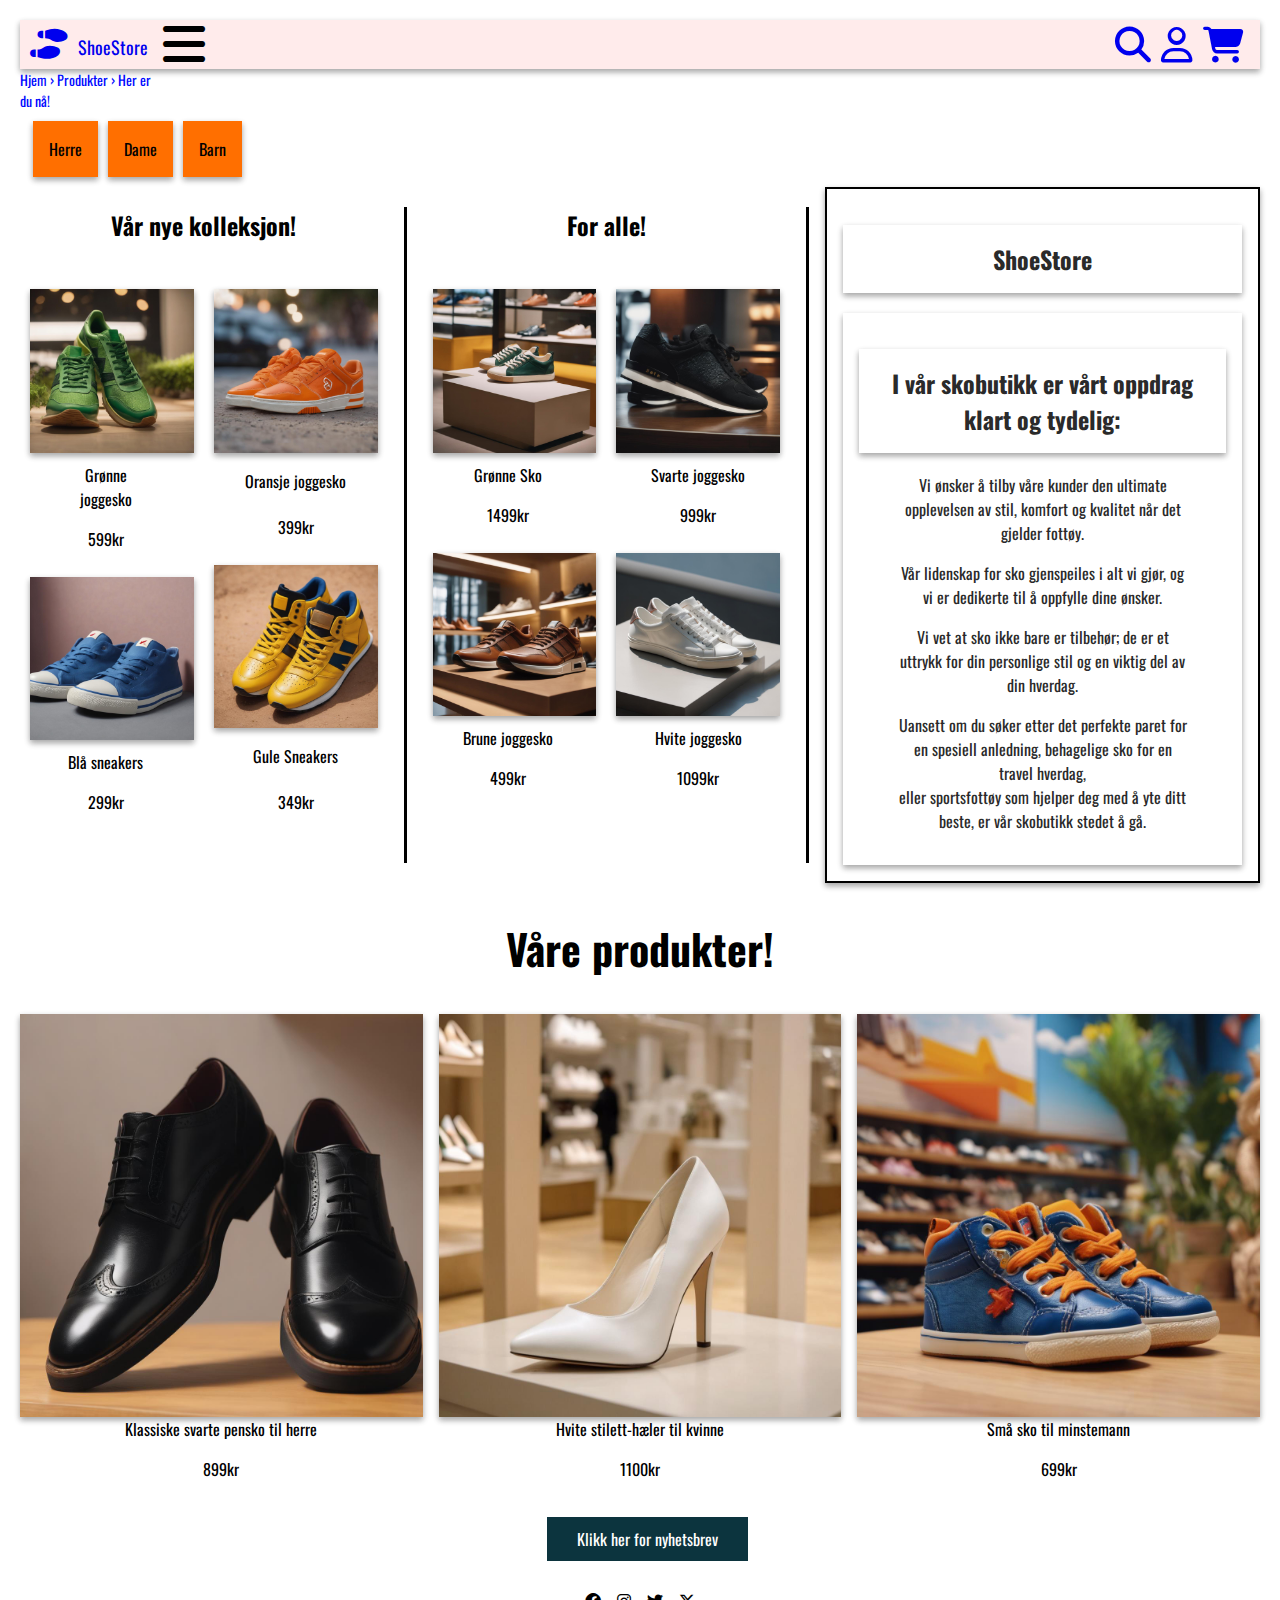
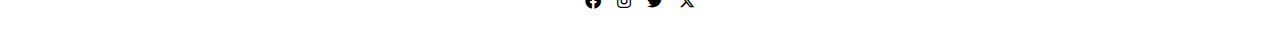
<file: index.html>
<!DOCTYPE html>
<html lang="nb">
<head>
    <meta charset="UTF-8">
    <meta name="viewport" content="width=device-width, initial-scale=1.0">
    <meta name="description" content="Finn trendy og komfortable sko på ShoeStore - Din online skobutikk. Utforsk vårt brede utvalg av sko, fra joggesko til støvletter.">
    <meta name="keywords" content="Shoes, Sko, Butikk, Boots, Sandaler, Pensko, Barnesko, Støvletter">
    <meta property="og:title" content="ShoeStore - Din Online Skobutikk">
    <meta property="og:url" content="https://itstud.hiof.no/~anderkl/Oblig-3-Webutivkling/index.html">
    <meta name="author" content="Anders Klevaas">
    <!-- Meta-tags for Facebook -->
    <meta property="og:type" content="website">
    <meta property="og:image" content="https://itstud.hiof.no/~anderkl/Oblig-3-Webutivkling/img/Gr%C3%B8nne-joggesko-pc.jpg">
    <meta property="og:image:alt" content="Grønne joggesko som passer alle!">
    <meta property="og:site_name" content="ShoeStore">
    <!-- Meta-tags for Instagram -->
    <meta property="og:instagram:username" content="@ShoeStoreInstagram">
    <meta property="og:instagram:url" content="https://www.instagram.com/ShoeStoreInstagram/">
    <!-- Link-rel -->
    <link rel="stylesheet" type="text/css" href="styling/style.css">
    <link rel="stylesheet" href="fonts/fontawesome-free-6.4.2-web/css/all.css">
    <link rel="stylesheet" href="fonts/fontawesome-free-6.4.2-web/css/brands.css">
    <link rel="stylesheet" href="fonts/fontawesome-free-6.4.2-web/css/solid.css">
    <link rel="preconnect" href="https://fonts.googleapis.com">
    <link rel="preconnect" href="https://fonts.gstatic.com" crossorigin>
    <link href="https://fonts.googleapis.com/css2?family=Oswald&display=swap" rel="stylesheet">
    <title>ShoeStore - Finn populære sko her!</title>

    <body>
        <a href="#" class="skip-link">Gå til hovedinnhold!</a>
        <!-- Skip til  -->
        <div id="gridContainer">

            <header>
                <nav id="mainNav">
                    <a href="index.html" class="home-link" aria-label="Hjem"><i class="fa-solid fa-shoe-prints fa-2x"></i>ShoeStore</a>
                    <button id="HamburgerMenu" class="hamburgermenu" aria-label="Toggle Navigation">
                        <i class="fa-solid fa-bars fa-2x"></i>
                    </button>                     

                    <ul class="hamburgernav" role="menubar" aria-hidden="true">
                        <li role="menuitem"><a href="products.html" aria-label="Utforsk vårt brede utvalg av sko og tilbehør">Utforsk vårt brede utvalg av sko og tilbehør</a></li>
                        <li role="menuitem"><a href="member.html" aria-label="Trykk her for å bli medlem">Trykk her for å bli medlem</a></li>
                        <li><a href="analyse.html">SEO-Analyse</a></li>
                    </ul>

                    <div id="nav-icons">
                        <a href="#" aria-label="Søk"><i class="fa-solid fa-magnifying-glass fa-2x"></i></a>
                        <a href="member.html" aria-label="Bli medlem"><i class="fa-regular fa-user fa-2x"></i></a>
                        <a href="#" aria-label="Handlekurv"><i class="fa-solid fa-cart-shopping fa-2x"></i></a>
                    </div>
                    
                </nav>
                
            </header>

            <main>
                <div id="breadcrumbs" aria-label="Du er nå på hjem > produkter > her er du nå">
                    <a href="index.html" >Hjem</a> › <a href="products.html" >Produkter</a> › Her er du nå!
                    <!-- https://www.w3schools.com/howto/howto_css_breadcrumbs.asp -->
                </div>
                <section id="category">
                    <ul>
                        <li><a href="products.html">Herre</a></li>
                        <li><a href="#">Dame</a></li>
                        <li><a href="#">Barn</a></li>
                    </ul>
                </section>

                <section class="mobile">

                    <section id="velkommen">
                        <div>
                            <h1>Nyhet!</h1>
                            <p>Sjekk ut vår helt nyeste</p>
                            <p>sko-kolleksjon!</p>
                        </div>
                        <img id="velkommenbilde" src="img/Oransje-sko-forside.jpg" alt="Oransje sko på tregulv. bildet er generert av https://gencraft.com/generate">
                    </section>

                    <section id="hostsko">
                        <p>Nye sko til høsten?</p>
                        <p>699kr</p>
                    </section>

                    <section id="productto" itemscope itemtype="http://schema.org/Product">
                        <article class="producttext2">
                            <img itemprop="image" src="img/Grønne-sko-forside.jpg" alt="Grønne støvler på display. bildet er generert av https://gencraft.com/generate">
                            <section class="producttext">
                                <p itemprop="name">Grønne lærsko, perfekt for regnvær!</p>
                                <p itemprop="price">599kr</p> 
                            </section>
                        </article>

                        <article class="producttext3">
                            <img itemprop="image" src="img/Blå-sneakers-forside.jpg" alt="Blå joggesko på display. bildet er generert av https://gencraft.com/generate">
                            <section class="producttext">
                                <p itemprop="name"><a href="products.html" alt="Lenke for å den nye joggesko-kolleksjonen">Trykk her for å vite mer om den nye joggesko-kolleksjonen!</a></p>
                                <p itemprop="price">499-1599kr</p>
                            </section>
                        </article>
                    </section>

                </section>

                <!-- DESKTOP -->

                <section class="desktop">

                    <div id="allebilder">
                        <section class="bilder4">

                            <section id="newarrivals" >
                                <h2>Vår nye kolleksjon!</h2>
                            </section>

                            <section class="tocolumns">
                                <section class="column1" itemscope itemtype="http://schema.org/Product">
                                    <img itemprop="image" src="img/Grønne-joggesko-pc.jpg" alt="Grønne joggesko i butikk på display bildet. er generert av https://gencraft.com/generate">
                                    <p itemprop="name">Grønne joggesko</p>
                                    <p itemprop="price">599kr</p>
                                    <section itemprop="offers" itemscope itemtype="http://schema.org/Offer">
                                        <meta itemprop="price" content="899">
                                        <meta itemprop="priceCurrency" content="NOK">
                                        <meta itemprop="availability" content="http://schema.org/InStock">
                                    </section>
                                    <img itemprop="image" src="img/Blå-sneakers-pc.jpg" alt="Blå joggesko i butikk på display bildet. er generert av https://gencraft.com/generate">
                                    <p itemprop="name">Blå sneakers</p>
                                    <p itemprop="price">299kr</p>
                                    <section itemprop="offers" itemscope itemtype="http://schema.org/Offer">
                                        <meta itemprop="price" content="899">
                                        <meta itemprop="priceCurrency" content="NOK">
                                        <meta itemprop="availability" content="http://schema.org/InStock">
                                    </section>
                                </section>

                                <section class="column2" itemscope itemtype="http://schema.org/Product">
                                    <img itemprop="image" src="img/Oransje-joggesko-pc.jpg" alt="Oransje joggesko i butikk på display. bildet er generert av https://gencraft.com/generate">
                                    <p itemprop="name">Oransje joggesko</p>
                                    <p itemprop="price">399kr</p>
                                    <section itemprop="offers" itemscope itemtype="http://schema.org/Offer">
                                        <meta itemprop="price" content="899">
                                        <meta itemprop="priceCurrency" content="NOK">
                                        <meta itemprop="availability" content="http://schema.org/InStock">
                                    </section>
                                    <img itemprop="image" src="img/Gul-sneaker-display.jpg" alt="Gule joggesko i butikk på display. bildet er generert av https://gencraft.com/generate">
                                    <p itemprop="name">Gule Sneakers</p>
                                    <p itemprop="price">349kr</p>
                                    <section itemprop="offers" itemscope itemtype="http://schema.org/Offer">
                                        <meta itemprop="price" content="899">
                                        <meta itemprop="priceCurrency" content="NOK">
                                        <meta itemprop="availability" content="http://schema.org/InStock">
                                    </section>
                                </section>
                            </section>
                        </section>

                        <hr class="skillevegg">

                        <section class="bilder4">

                            <section id="foreveryone">
                                <h2>For alle!</h2>
                            </section>

                            <section class="tocolumns" itemscope itemtype="http://schema.org/Product">
                                <section class="column1">
                                    <img itemprop="image" src="img/Grønn-unisex-pc.jpg" alt="Grønne unisex joggesko på display i butikk. bildet er generert av https://gencraft.com/generate">
                                    <p itemprop="name">Grønne Sko</p>
                                    <p itemprop="price">1499kr</p>
                                    <section itemprop="offers" itemscope itemtype="http://schema.org/Offer">
                                        <meta itemprop="price" content="899">
                                        <meta itemprop="priceCurrency" content="NOK">
                                        <meta itemprop="availability" content="http://schema.org/InStock">
                                    </section>
                                    <img itemprop="image" src="img/Brune-unisex-joggesko.jpg" alt="Brune unisex joggesko på display i butikk. bildet er generert av https://gencraft.com/generate">
                                    <p itemprop="name">Brune joggesko</p>
                                    <p itemprop="price">499kr</p>
                                    <section itemprop="offers" itemscope itemtype="http://schema.org/Offer">
                                        <meta itemprop="price" content="899">
                                        <meta itemprop="priceCurrency" content="NOK">
                                        <meta itemprop="availability" content="http://schema.org/InStock">
                                    </section>
                                </section>

                                <section class="column2">
                                    <img src="img/Svarte-unisex-joggesko.jpg" alt="Svarte unisex joggesko på display i butikk. bildet er generert av https://gencraft.com/generate">
                                    <p itemprop="name">Svarte joggesko</p>
                                    <p itemprop="price">999kr</p>
                                    <section itemprop="offers" itemscope itemtype="http://schema.org/Offer">
                                        <meta itemprop="price" content="899">
                                        <meta itemprop="priceCurrency" content="NOK">
                                        <meta itemprop="availability" content="http://schema.org/InStock">
                                    </section>
                                    <img src="img/Hvite-unisex-joggesko.jpg" alt="Hvite unisex joggesko på display. bildet er generert av https://gencraft.com/generate">
                                    <p itemprop="name">Hvite joggesko</p>
                                    <p itemprop="price">1099kr</p>
                                    <section itemprop="offers" itemscope itemtype="http://schema.org/Offer">
                                        <meta itemprop="price" content="899">
                                        <meta itemprop="priceCurrency" content="NOK">
                                        <meta itemprop="availability" content="http://schema.org/InStock">
                                    </section>
                                </section>
                            </section>
                        </section>

                        <hr class="skillevegg">

                        <section id="ourmission">
                            <h2>ShoeStore</h2>
                            <section id="hovedtekst">
                                <h2>I vår skobutikk er vårt oppdrag klart og tydelig:</h2>
                                <p> Vi ønsker å tilby våre kunder den ultimate opplevelsen av stil, komfort og kvalitet når det gjelder fottøy. </p>
                                <p>Vår lidenskap for sko gjenspeiles i alt vi gjør, og vi er dedikerte til å oppfylle dine ønsker.</p>
                                <p>Vi vet at sko ikke bare er tilbehør; de er et uttrykk for din personlige stil og en viktig del av din hverdag. </p>
                                <p>Uansett om du søker etter det perfekte paret for en spesiell anledning, behagelige sko for en travel hverdag,<br> eller sportsfottøy som hjelper deg med å yte ditt beste, er vår skobutikk stedet å gå.</p>
                            </section>
                        </section>

                    </div>

                    <h2 id="ourproducts">Våre produkter!</h2>

                    <div id="productbottom">

                            <section itemscope itemtype="http://schema.org/Product">
                            <img itemprop="image"  src="img/Svarte-pensko-herre.jpg" alt="Svarte pen-sko i butikk til menn på display. bildet er generert av https://gencraft.com/generate">
                            <p itemprop="name">Klassiske svarte pensko til herre</p>
                            <p itemprop="price">899kr</p>
                            <section itemprop="offers" itemscope itemtype="http://schema.org/Offer">
                                <meta itemprop="price" content="899">
                                <meta itemprop="priceCurrency" content="NOK">
                                <meta itemprop="availability" content="http://schema.org/InStock">
                            </section>
                        </section>

                        <section itemscope itemtype="http://schema.org/Product">
                            <img itemprop="image"  src="img/Hvite-damesko-på-display.jpg" alt="Hvite høy-hælte sko i butikk på display. bildet er generert av https://gencraft.com/generate">
                            <p itemprop="name">Hvite stilett-hæler til kvinne</p>
                            <p itemprop="price">1100kr</p>
                            <section itemprop="offers" itemscope itemtype="http://schema.org/Offer">
                                <meta itemprop="price" content="899">
                                <meta itemprop="priceCurrency" content="NOK">
                                <meta itemprop="availability" content="http://schema.org/InStock">
                            </section>
                        </section>

                        <section itemscope itemtype="http://schema.org/Product">
                            <img itemprop="image" src="img/Blå-barnesko.jpg" alt="Blå og oransje barnesko i butikk på display. bildet er generert av https://gencraft.com/generate">
                            <p itemprop="name">Små sko til minstemann</p>
                            <p itemprop="price">699kr</p>
                            <section itemprop="offers" itemscope itemtype="http://schema.org/Offer">
                                <meta itemprop="price" content="899">
                                <meta itemprop="priceCurrency" content="NOK">
                                <meta itemprop="availability" content="http://schema.org/InStock">
                        </section>
                    </div>

                </section>
            </main>

            <footer>

                <section id="nyheter">
                    <button id="nyhetsbrev" aria-label="Klikk her for nyhetsbrev">Klikk her for nyhetsbrev</button>
                </section>

                <section id="icons">
                    <i class="fa-brands fa-facebook" aria-label="Facebook"></i>
                    <i class="fa-brands fa-instagram" aria-label="Instagram"></i>
                    <i class="fa-brands fa-twitter" aria-label="Twitter"></i>
                    <i class="fa-brands fa-x-twitter" aria-label="X"></i>
                </section>
            </footer>

        </div>

        <script src="js/main.js"></script>
    </body>

    </html>
</file>
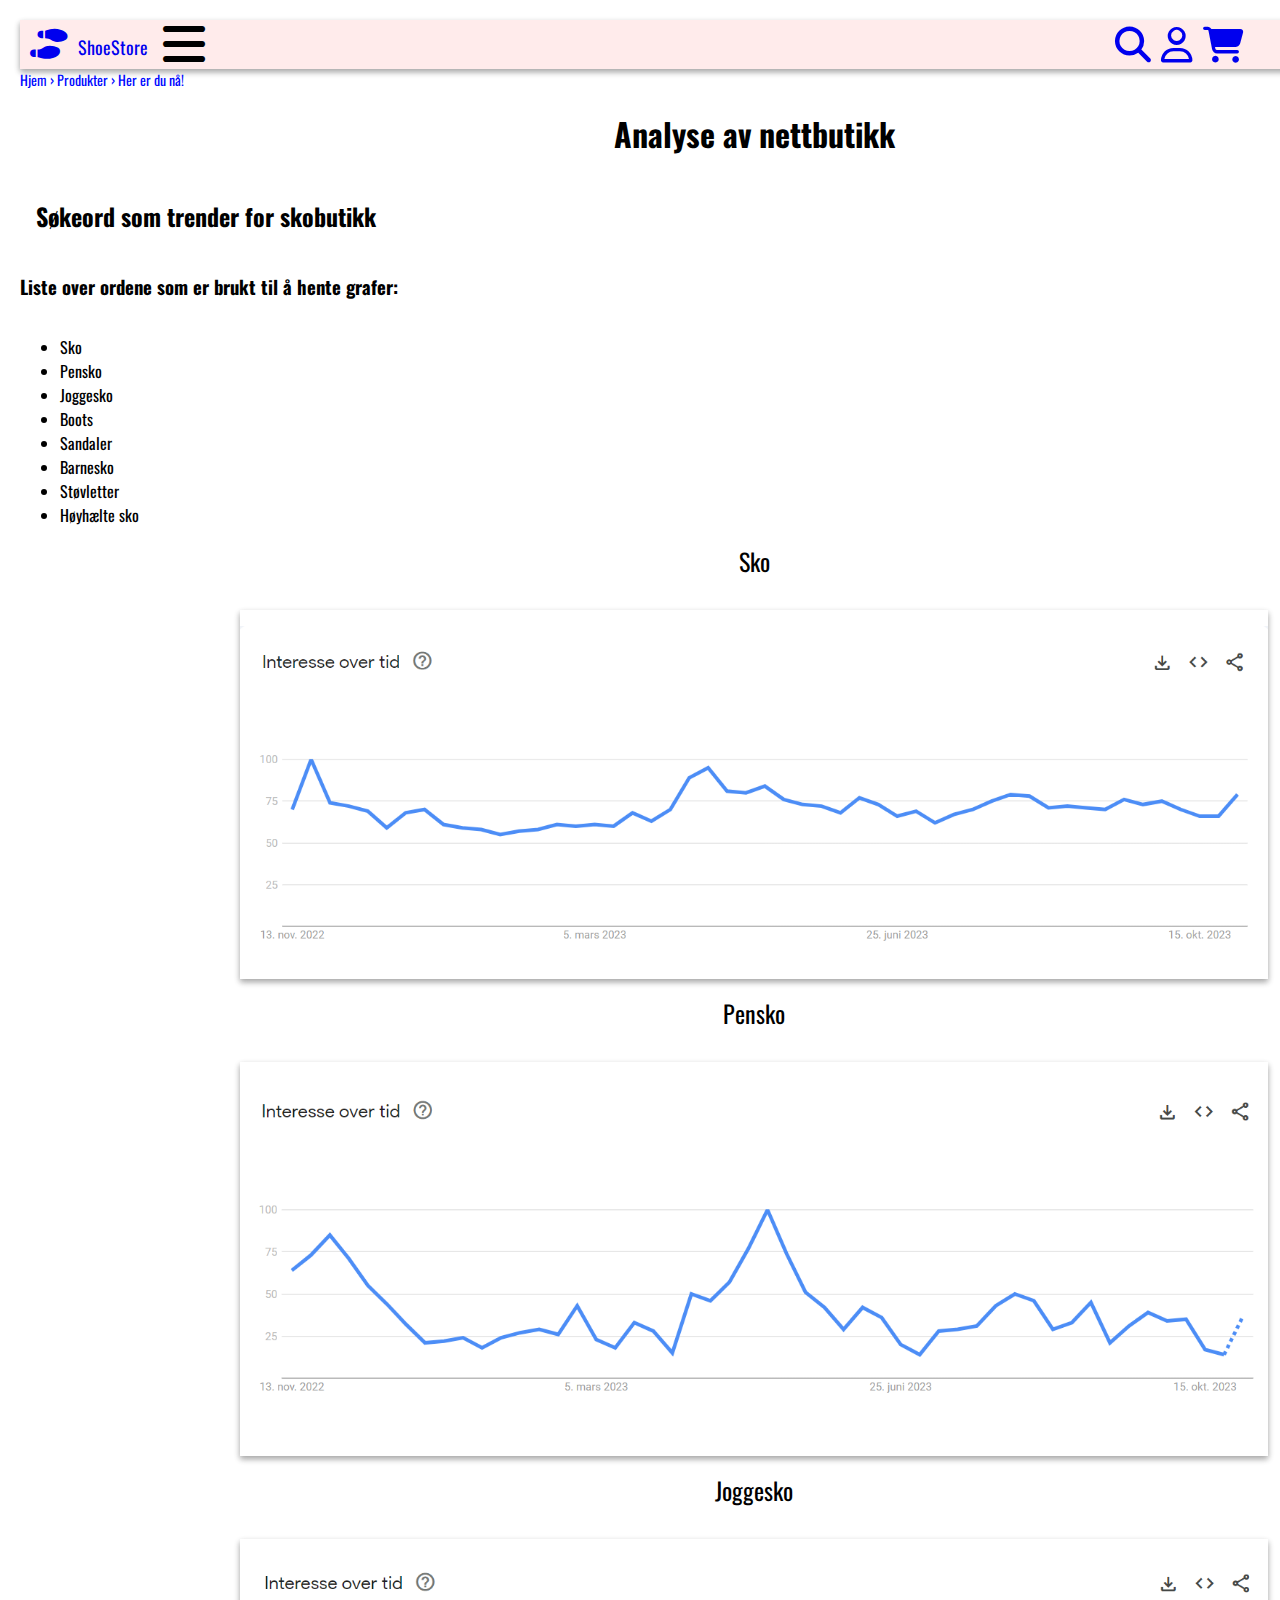
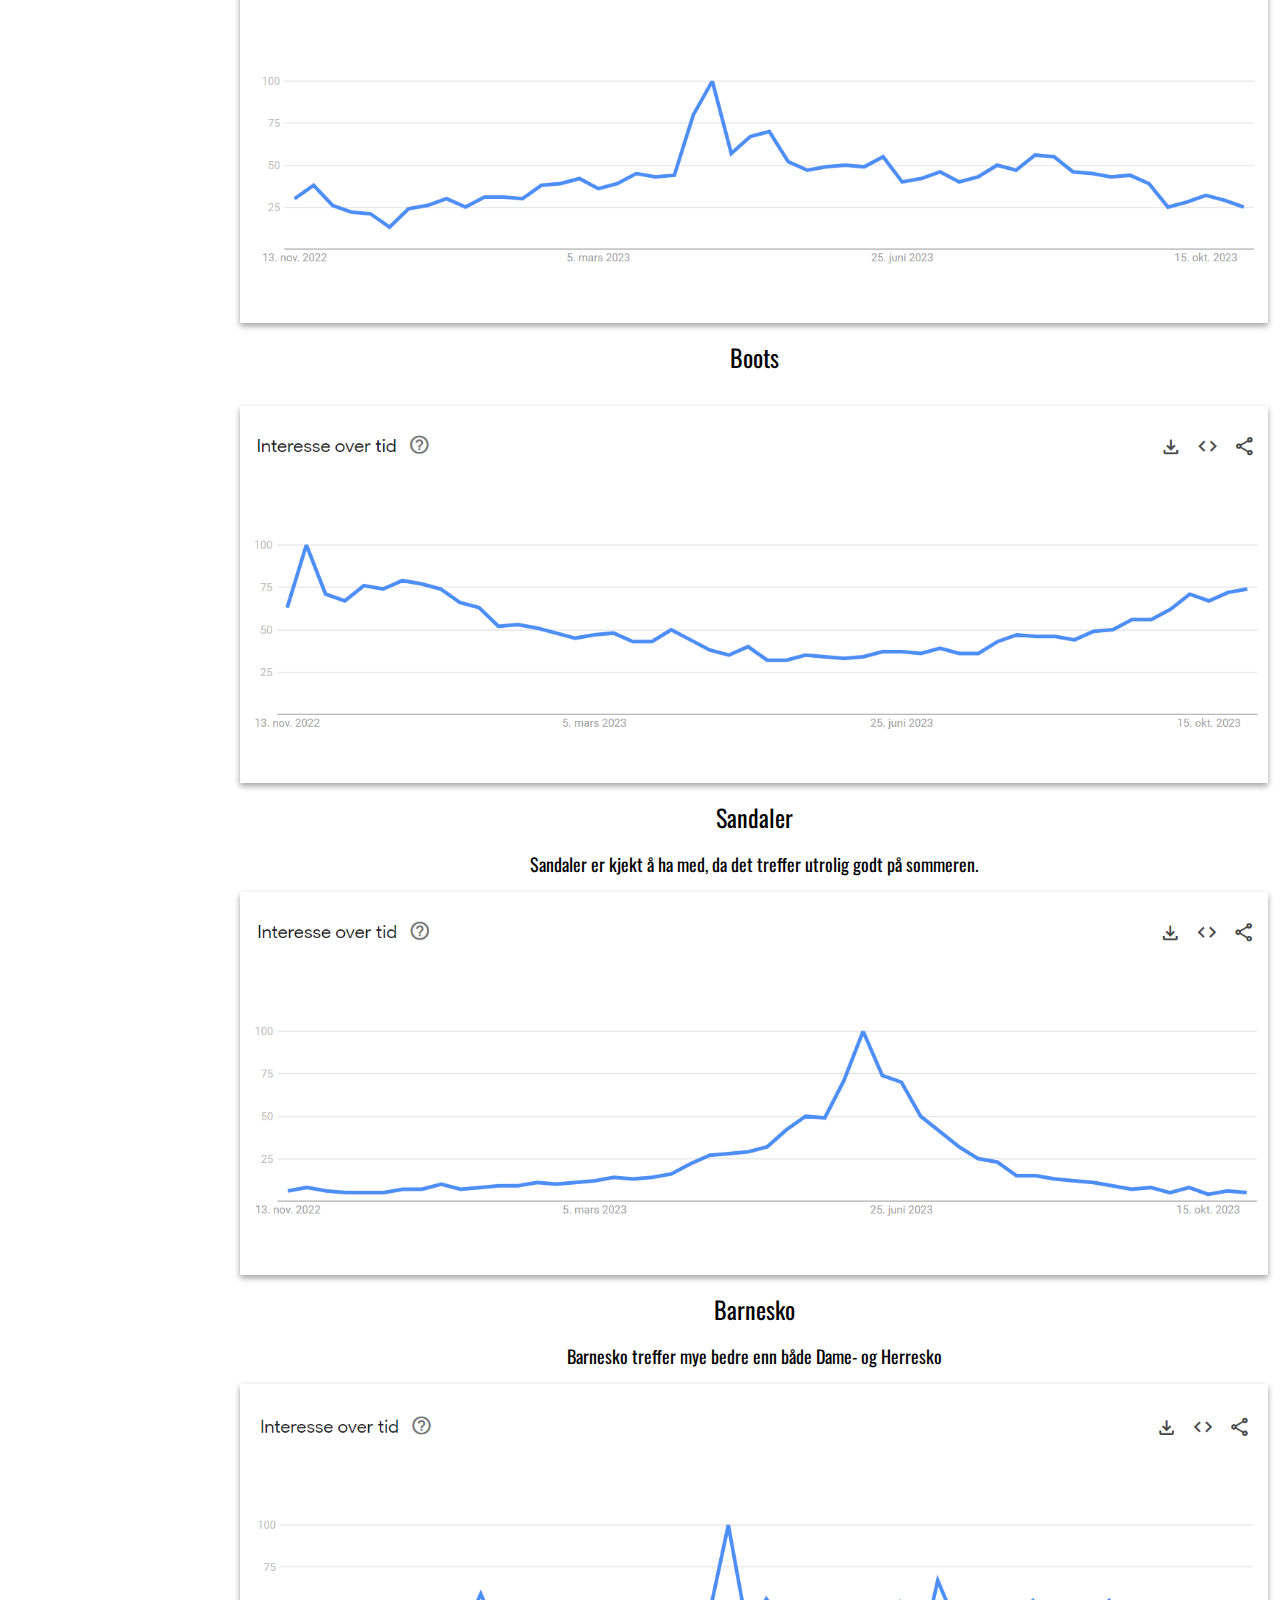
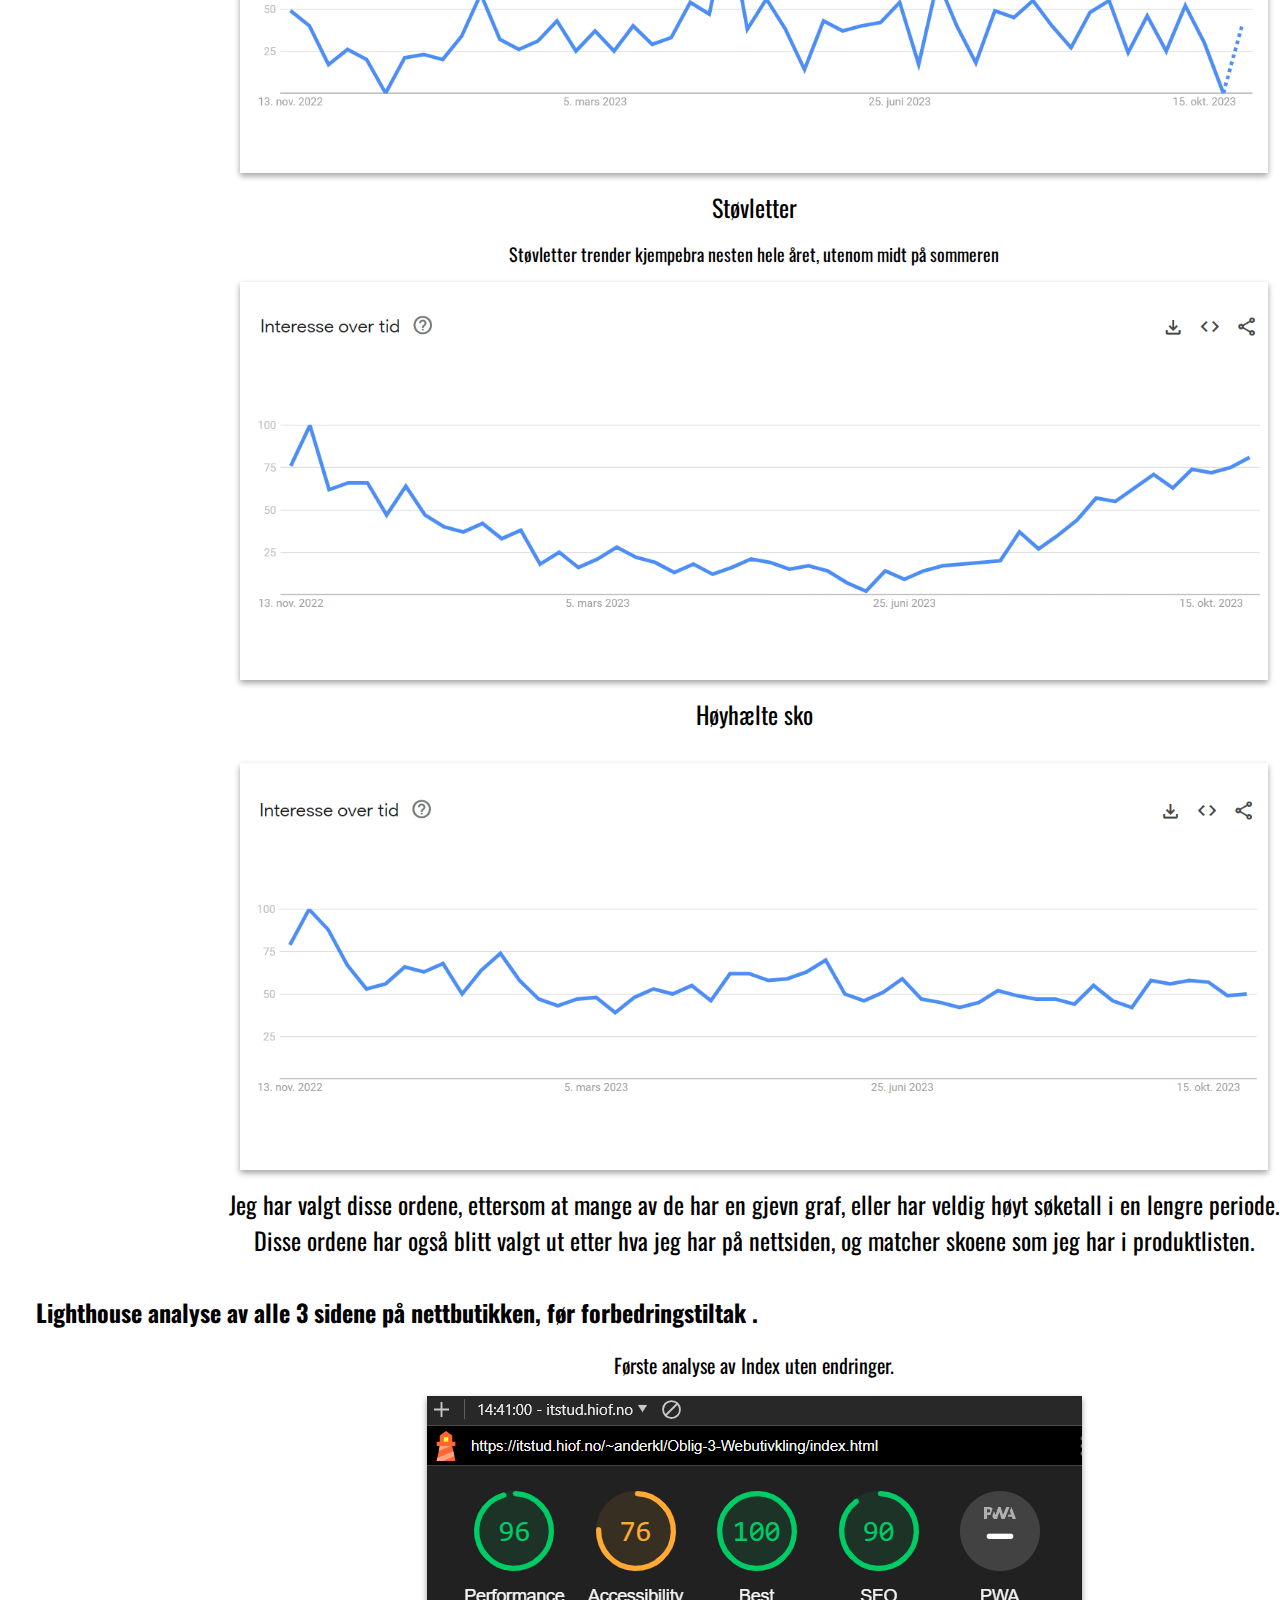
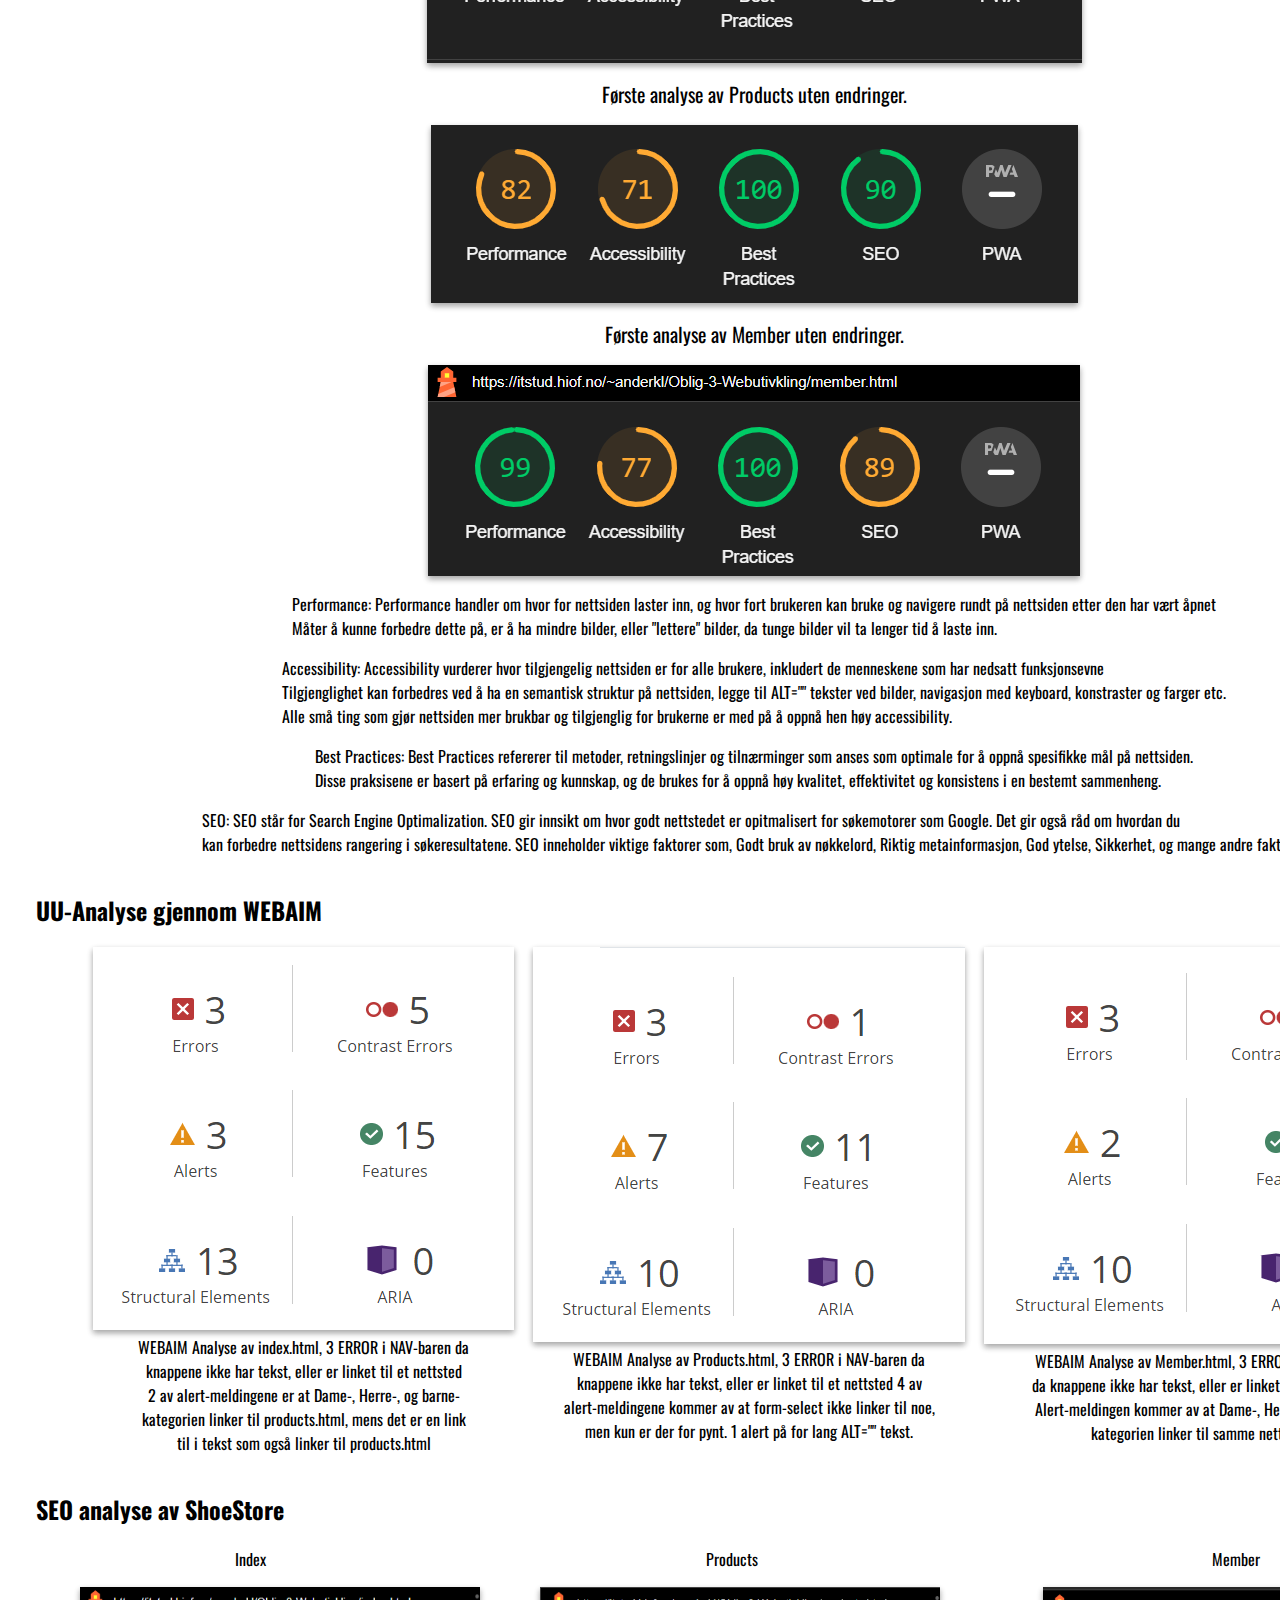
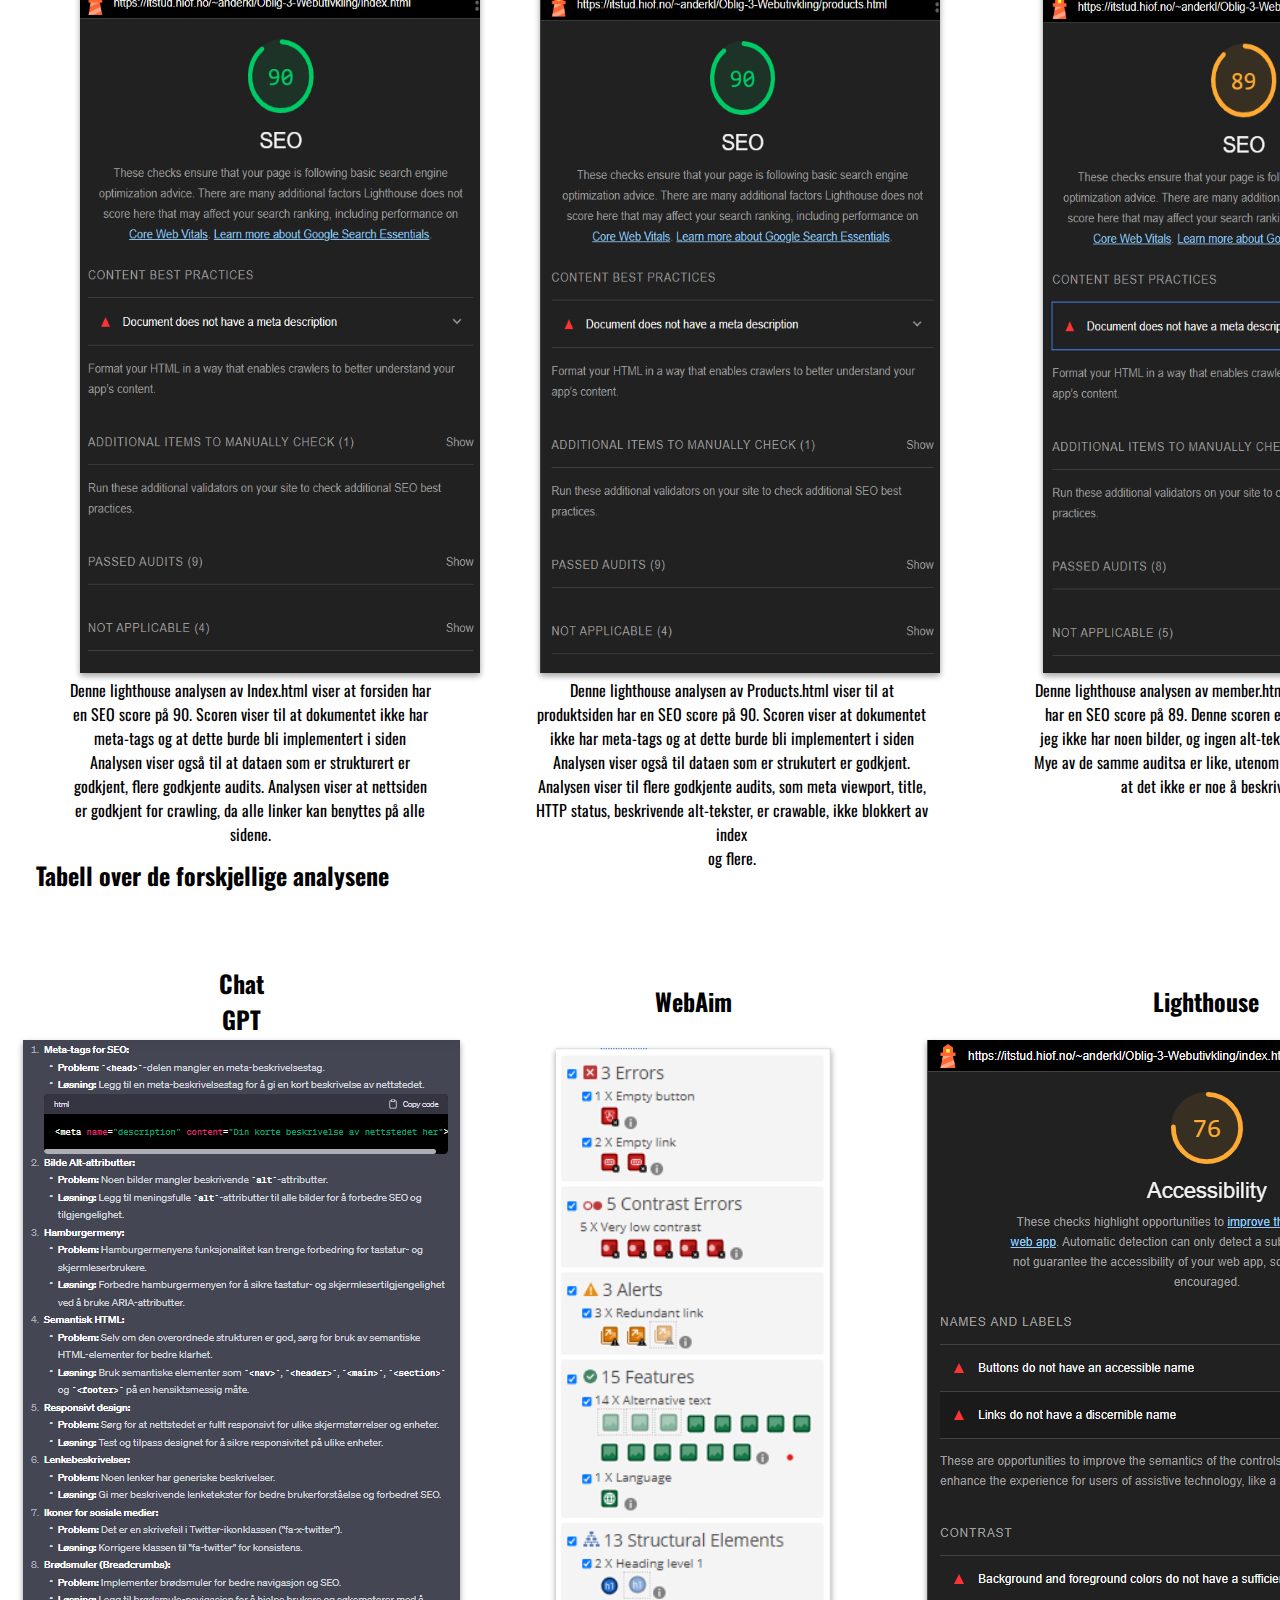
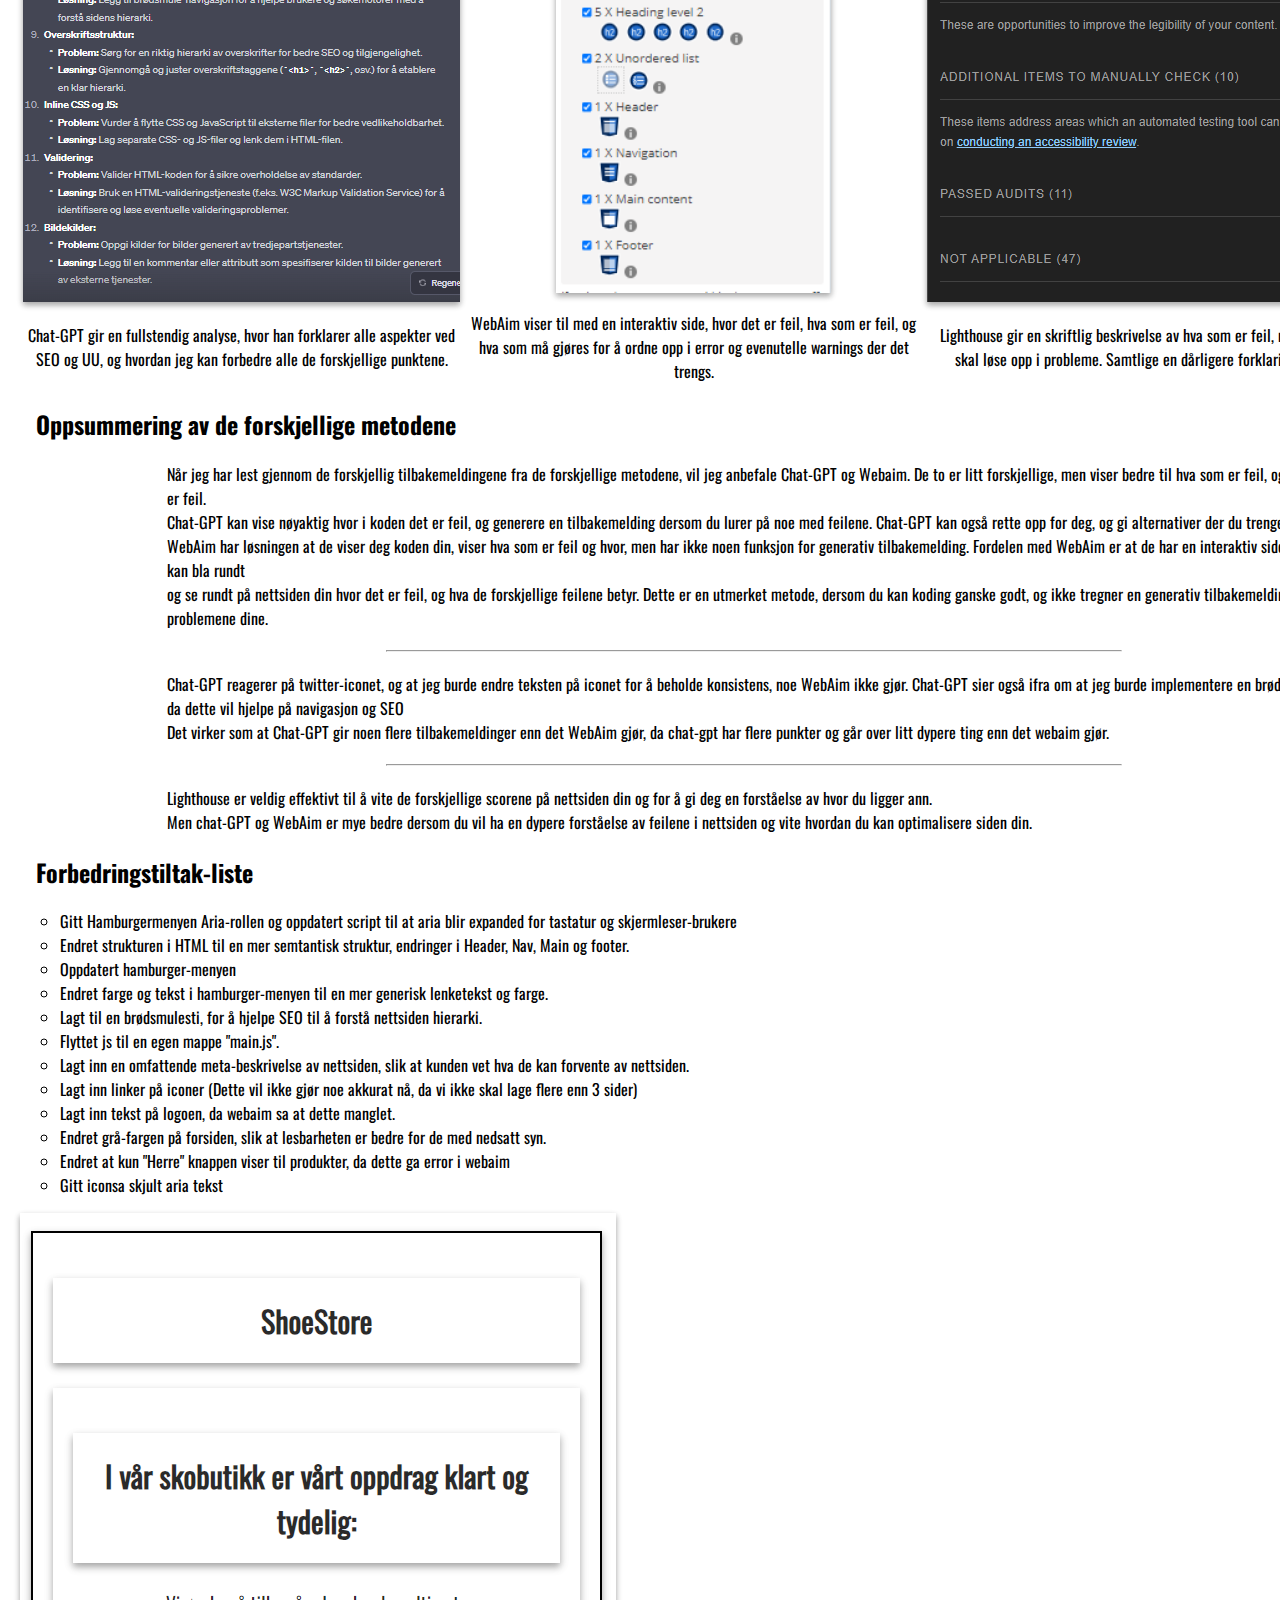
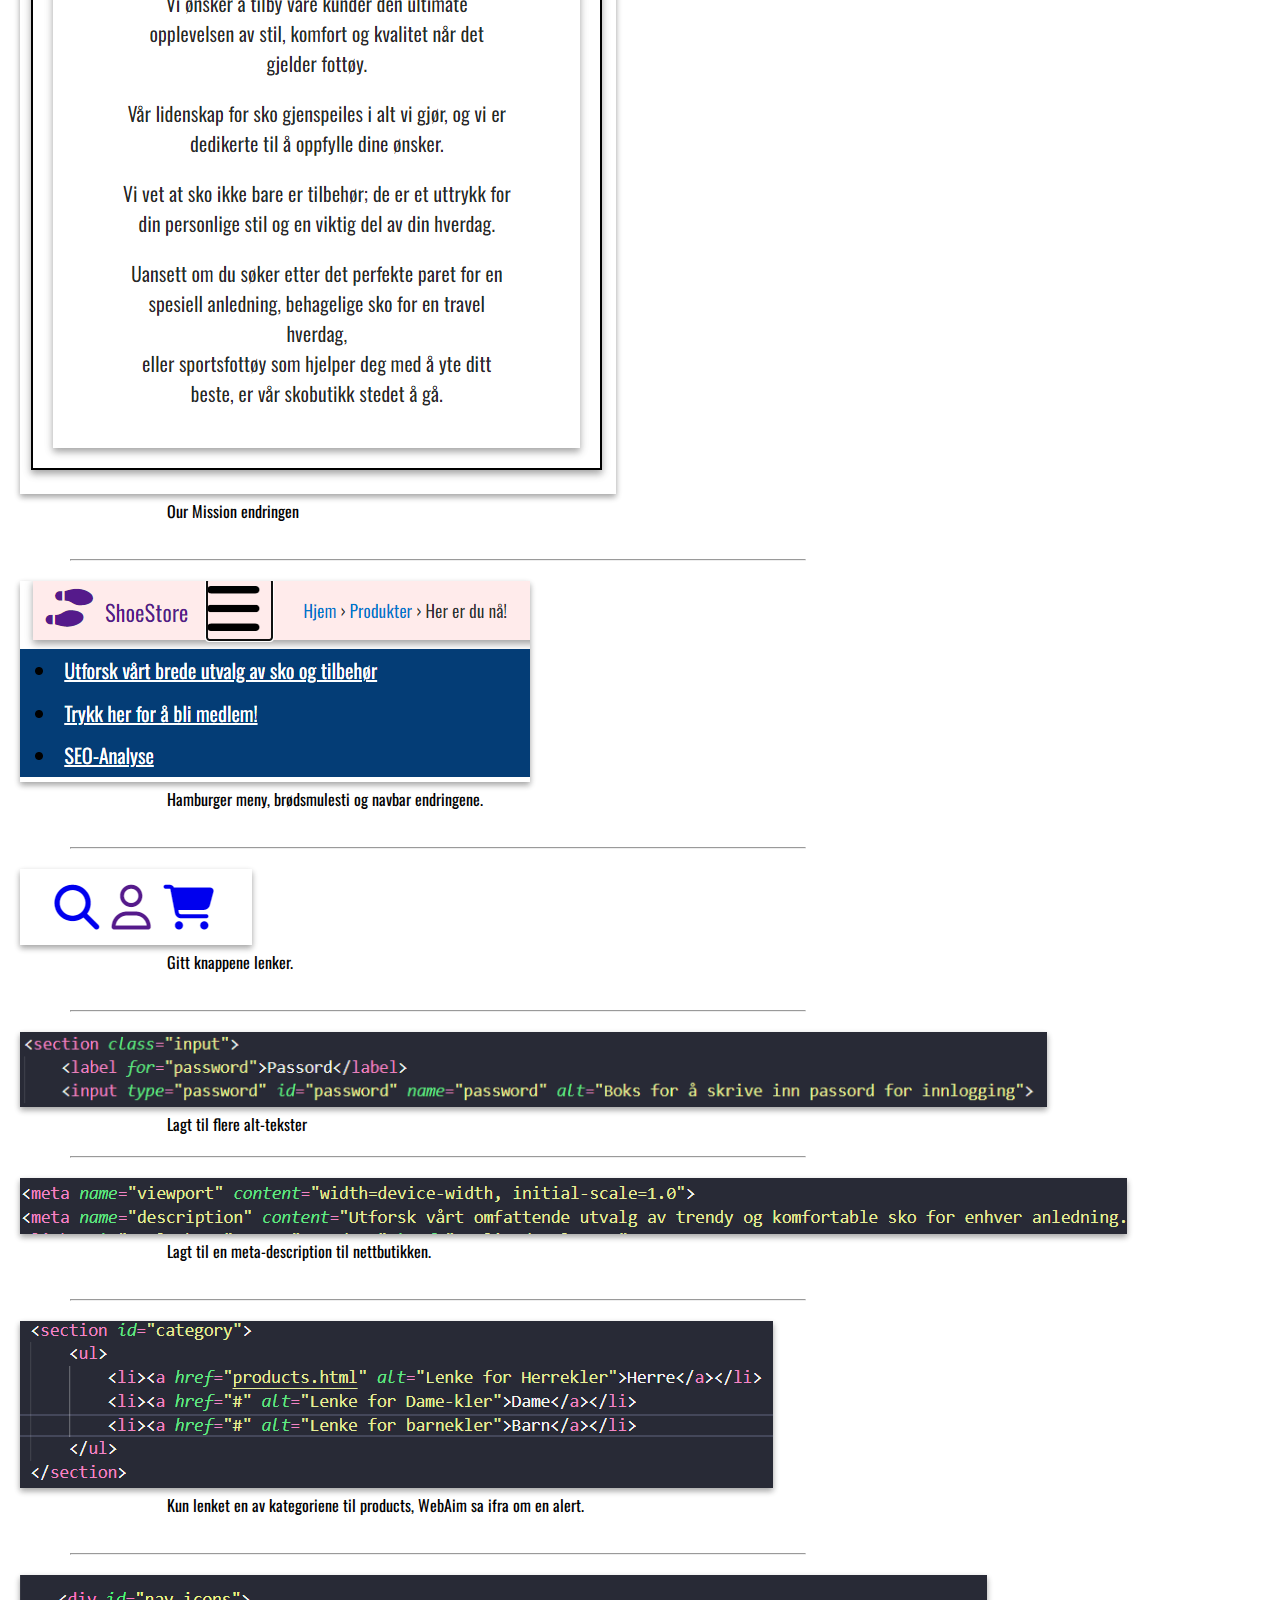
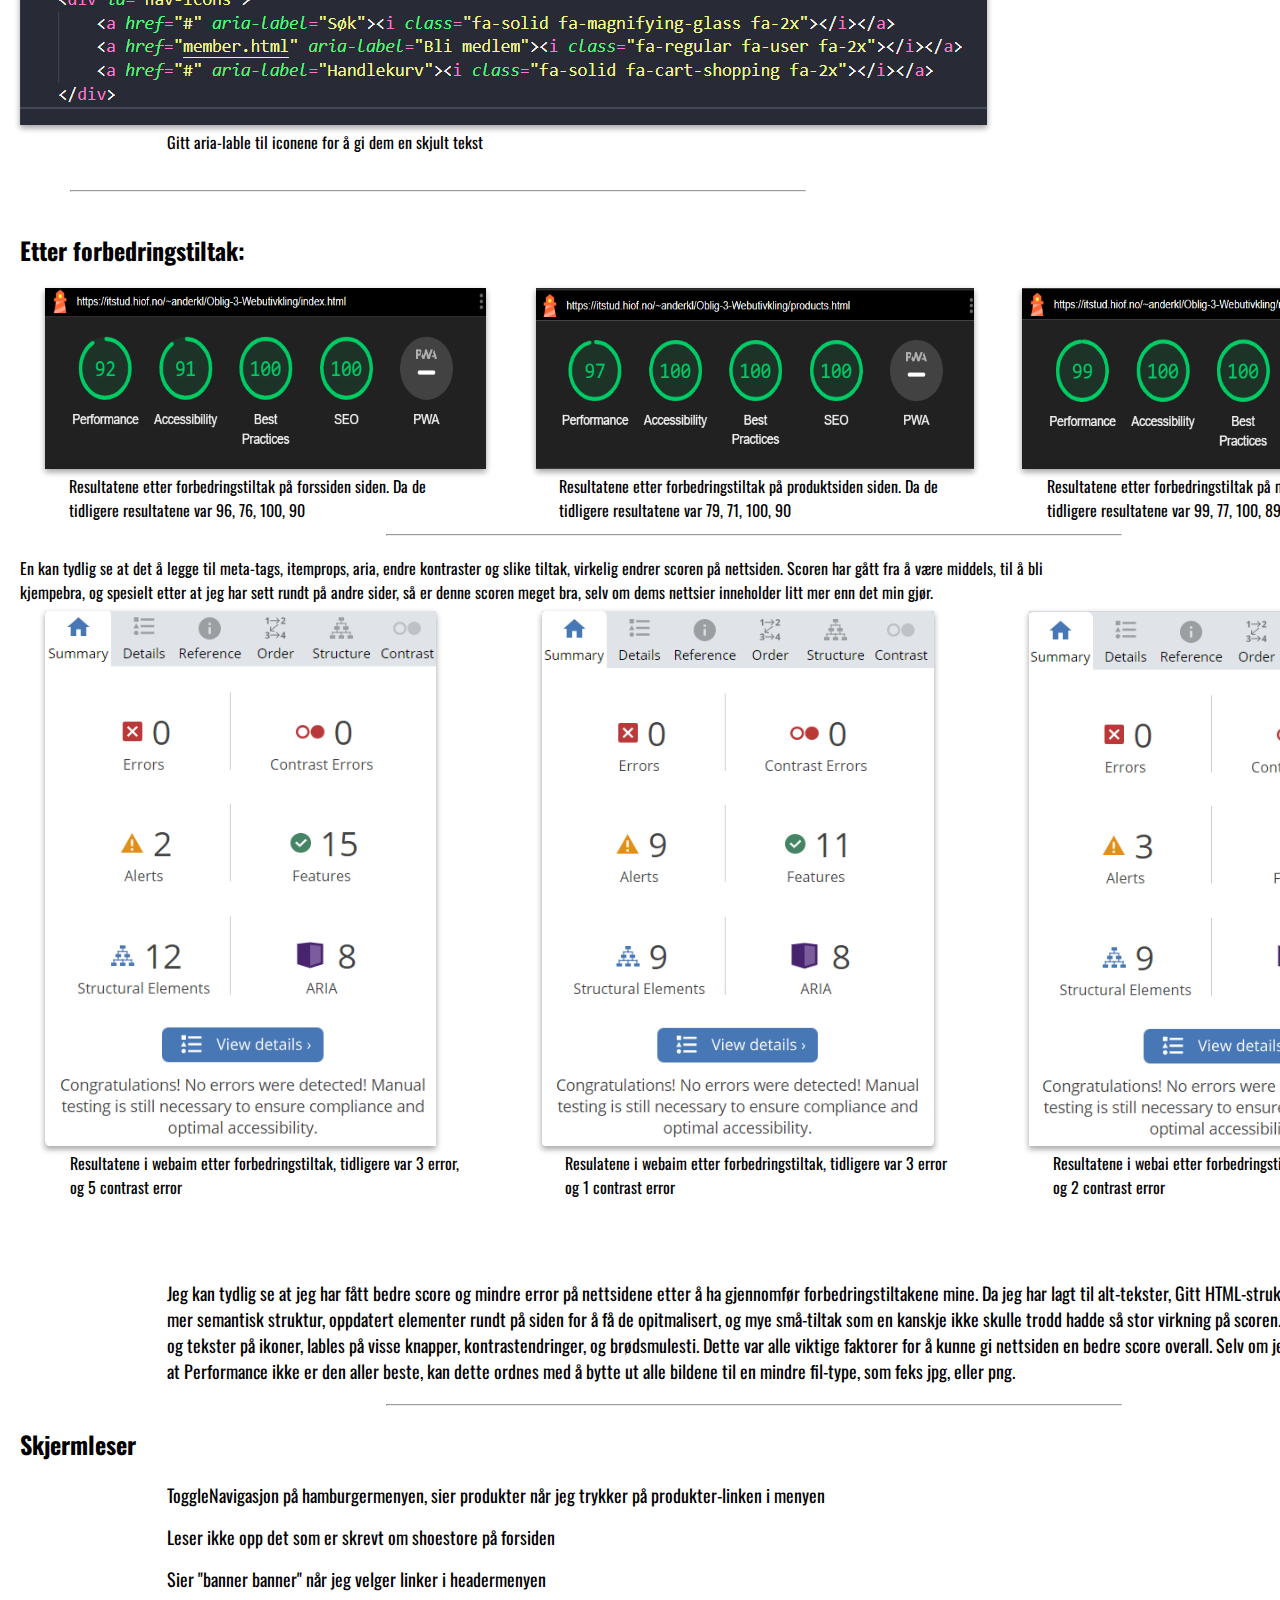
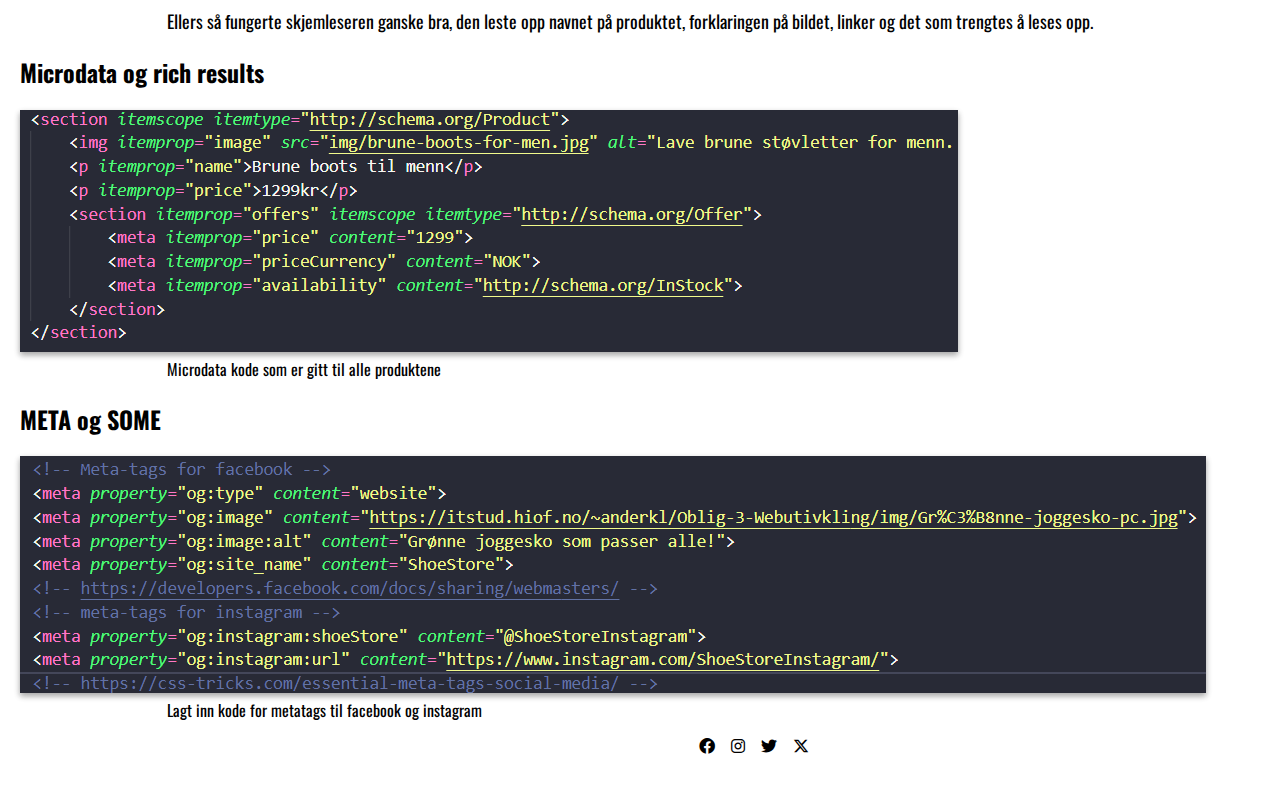
<file: analyse.html>
<!DOCTYPE html>
<html lang="nb">
<head>
    <meta charset="UTF-8">
    <meta name="viewport" content="width=device-width, initial-scale=1.0">
    <meta name="description" content="Finn trendy og komfortable sko på ShoeStore - Din online skobutikk. Utforsk vårt brede utvalg av sko, fra joggesko til støvletter.">
    <meta name="keywords" content="Shoes, Sko, Butikk, Boots, Sandaler, Pensko, Barnesko, Støvletter">
    <meta property="og:title" content="ShoeStore - Din Online Skobutikk">
    <meta property="og:url" content="https://itstud.hiof.no/~anderkl/Oblig-3-Webutivkling/index.html">
    <meta name="author" content="Anders Klevaas">
    <!-- Meta-tags for Facebook -->
    <meta property="og:type" content="website">
    <meta property="og:image" content="https://itstud.hiof.no/~anderkl/Oblig-3-Webutivkling/img/Gr%C3%B8nne-joggesko-pc.jpg">
    <meta property="og:image:alt" content="Grønne joggesko som passer alle!">
    <meta property="og:site_name" content="ShoeStore">
    <!-- Meta-tags for Instagram -->
    <meta property="og:instagram:username" content="@ShoeStoreInstagram">
    <meta property="og:instagram:url" content="https://www.instagram.com/ShoeStoreInstagram/">
    <!-- Link-rel -->
    <link rel="stylesheet" type="text/css" href="styling/style.css">
    <link rel="stylesheet" href="fonts/fontawesome-free-6.4.2-web/css/all.css">
    <link rel="stylesheet" href="fonts/fontawesome-free-6.4.2-web/css/brands.css">
    <link rel="stylesheet" href="fonts/fontawesome-free-6.4.2-web/css/solid.css">
    <link rel="preconnect" href="https://fonts.googleapis.com">
    <link rel="preconnect" href="https://fonts.gstatic.com" crossorigin>
    <link href="https://fonts.googleapis.com/css2?family=Oswald&display=swap" rel="stylesheet">
    <title>ShoeStore - Se vår SEO analyse!</title>
</head>
<body>
    <div id="gridContainer">    
        <header>
            <nav id="mainNav">
                <a href="index.html" class="home-link"><i class="fa-solid fa-shoe-prints fa-2x"></i>ShoeStore</a>
                <button id="HamburgerMenu" class="hamburgermenu" aria-label="Toggle Navigation">
                    <i class="fa-solid fa-bars fa-2x"></i>
                </button>

                <ul class="hamburgernav" role="menubar" aria-hidden="true">
                    <!-- https://developer.mozilla.org/en-US/docs/Web/Accessibility/ARIA/Attributes/aria-hidden -->
                    <li role="menuitem"><a href="products.html">Utforsk vårt brede utvalg av sko og tilbehør</a></li>
                    <li role="menuitem"><a href="member.html">Trkk her for å bli medlem!</a></li>
                    <li><a href="analyse.html">SEO-Analyse</a></li>
                </ul>

                <div id="nav-icons">
                    <a href="#" aria-label="Søk"><i class="fa-solid fa-magnifying-glass fa-2x"></i></a>
                    <a href="member.html" aria-label="Bli medlem"><i class="fa-regular fa-user fa-2x"></i></a>
                    <a href="#" aria-label="Handlekurv"><i class="fa-solid fa-cart-shopping fa-2x"></i></a>
                </div>
                
            </nav>
        </header>
<main>
    <div id="breadcrumbs">
        <a href="index.html">Hjem</a> › <a href="products.html">Produkter</a> › Her er du nå!
        <!-- https://www.w3schools.com/howto/howto_css_breadcrumbs.asp -->
    </div>
    <h1>Analyse av nettbutikk</h1>

    <section id="statestikk">
        <h2 class="header-analyse">Søkeord som trender for skobutikk</h2>
    
        <h3>Liste over ordene som er brukt til å hente grafer:</h3>
        <ul>
            <li>Sko</li>
            <li>Pensko</li>
            <li>Joggesko</li>
            <li>Boots</li>
            <li>Sandaler</li>
            <li>Barnesko</li>
            <li>Støvletter</li>
            <li>Høyhælte sko</li>
        </ul>

        <p>Sko</p>
        <img src="img/Graf-over-SKO.png" alt="Trending graf over sokeordet sko">
        <!-- https://trends.google.com/trends/explore?geo=NO&q=sko&hl=no -->

        <p>Pensko</p>
        <img src="img/Grav-over-PENSKO.png" alt="Trending graf over sokeordet pensko">
        <!-- https://trends.google.com/trends/explore?geo=NO&q=pensko&hl=no -->

        <p>Joggesko</p>
        <img src="img/Graf-over-joggesko.png" alt="Trending graf over sokeordet joggesko">
        <!-- https://trends.google.com/trends/explore?geo=NO&q=joggesko&hl=no -->

        <p>Boots</p>
        <img src="img/Graf-over-boots.png" alt="Trending graf over sokeordet boots">
        <!-- https://trends.google.com/trends/explore?geo=NO&q=boots&hl=no -->

        <p>Sandaler</p>
        <span>Sandaler er kjekt å ha med, da det treffer utrolig godt på sommeren.</span>
        <img src="img/Graf-over-sandaler.png" alt="Trending graf over sokeordet sandaler">
        <!-- https://trends.google.com/trends/explore?geo=NO&q=sandaler&hl=no -->

        <p>Barnesko</p>
        <span>Barnesko treffer mye bedre enn både Dame- og Herresko</span>
        <img src="img/Graf-over-barnesko.png" alt="Trending graf over sokeordet barnesko">
        <!-- https://trends.google.com/trends/explore?geo=NO&q=barnesko&hl=no -->

        <p>Støvletter</p>
        <span>Støvletter trender kjempebra nesten hele året, utenom midt på sommeren</span>
        <img src="img/Graf-over-stovletter.png" alt="graf over sokeordet stovletter">
        <!-- https://trends.google.com/trends/explore?geo=NO&q=st%C3%B8vletter&hl=no -->

        <p>Høyhælte sko</p>
        <img src="img/Graf-over-hoyhelte-sko.png" alt="Graf over sokeordet hoyhelte sko">
        <!-- https://trends.google.com/trends/explore?geo=NO&q=h%C3%B8yhelte%20sko&hl=no -->

        <p id="hvorfor">Jeg har valgt disse ordene, ettersom at mange av de har en gjevn graf, eller har veldig høyt søketall i en lengre periode. <br>
        Disse ordene har også blitt valgt ut etter hva jeg har på nettsiden, og matcher skoene som jeg har i produktlisten.</p>
    </section>


    <section id="analyse">
        <h2 class="header-analyse">Lighthouse analyse av alle 3 sidene på nettbutikken, før forbedringstiltak  .</h2>

        <p class="analyse-tekst">Første analyse av Index uten endringer.</p>
        <img src="img/SEO-index-1.png" alt="Forste analyse av Index.html, 96, 76, 100, 90">
        <!-- Utklipp fra Lighthouse Google -->

        <p class="analyse-tekst">Første analyse av Products uten endringer.</p>
        <img src="img/SEO-products-1.png" alt="Forste analyse av products.html, 79, 71, 100, 90">
        <!-- Utklipp fra Lighthouse Google -->

        <p class="analyse-tekst">Første analyse av Member uten endringer.</p>
        <img src="img/SEO-member-1.png" alt="Forste analyse av member.html, 99, 77, 100, 89">
        <!-- Utklipp fra Lighthouse Google -->

        <p>Performance: Performance handler om hvor for nettsiden laster inn, og hvor fort brukeren kan bruke og navigere rundt på nettsiden etter den har vært åpnet <br>
            Måter å kunne forbedre dette på, er å ha mindre bilder, eller "lettere" bilder, da tunge bilder vil ta lenger tid å laste inn. <br></p>

        <p>Accessibility: Accessibility vurderer hvor tilgjengelig nettsiden er for alle brukere, inkludert de menneskene som har nedsatt funksjonsevne <br>
        Tilgjenglighet kan forbedres ved å ha en semantisk struktur på nettsiden, legge til ALT="" tekster ved bilder, navigasjon med keyboard, konstraster og farger etc. <br>
        Alle små ting som gjør nettsiden mer brukbar og tilgjenglig for brukerne er med på å oppnå hen høy accessibility.</p>

        <p>Best Practices: Best Practices refererer til metoder, retningslinjer og tilnærminger som anses som optimale for å oppnå spesifikke mål på nettsiden. <br>
        Disse praksisene er basert på erfaring og kunnskap, og de brukes for å oppnå høy kvalitet, effektivitet og konsistens i en bestemt sammenheng.</p>

        <p>SEO: SEO står for Search Engine Optimalization. SEO gir innsikt om hvor godt nettstedet er opitmalisert for søkemotorer som Google. Det gir også råd om hvordan du <br>
        kan forbedre nettsidens rangering i søkeresultatene. SEO inneholder viktige faktorer som, Godt bruk av nøkkelord, Riktig metainformasjon, God ytelse, Sikkerhet, og mange andre faktorer.</p>
    </section>

    <h2 class="header-analyse">UU-Analyse gjennom WEBAIM</h2>


<section id="WEBAIM">
    <section id="UU1">
        <img src="img/index-webaim.png" alt="WEBAIM Analyse av UU på Index.html">
        <!-- Utklipp fra https://wave.webaim.org/report#/https://itstud.hiof.no/~anderkl/Oblig-3-Webutivkling/index.html -->
        <p>WEBAIM Analyse av index.html, 3 ERROR i NAV-baren da knappene ikke har tekst, eller er linket til et nettsted <br>
        2 av alert-meldingene er at Dame-, Herre-, og barne-kategorien linker til products.html, mens det er en link til i tekst
        som også linker til products.html</p>
    </section>
    
    <section id="UU2">
        <img src="img/Products-webaim.png" alt="WEBAIM Analyse av UU på Products.html">
        <!-- Utklipp fra https://wave.webaim.org/report#/https://itstud.hiof.no/~anderkl/Oblig-3-Webutivkling/products.html -->
        <p>WEBAIM Analyse av Products.html, 3 ERROR i NAV-baren da knappene ikke har tekst, eller er linket til et nettsted 
        4 av alert-meldingene kommer av at form-select ikke linker til noe, men kun er der for pynt. 1 alert på for lang ALT="" tekst. </p>
    </section>
    
    <section id="UU3">
        <img src="img/member-webaim.png" alt="WEBAIM Analyse av UU på member.html">
        <!-- utklipp fra https://wave.webaim.org/report#/https://itstud.hiof.no/~anderkl/Oblig-3-Webutivkling/member.html -->
        <p>WEBAIM Analyse av Member.html, 3 ERROR i NAV-baren da knappene ikke har tekst, eller er linket til et nettsted <br>
        Alert-meldingen kommer av at Dame-, Herre- og Barne-kategorien linker til samme nettsted</p>
    </section>
</section>

    <h2 class="header-analyse">SEO analyse av ShoeStore</h2>

    <section id="SEO">
        <section id="SEO-index">
            <p>Index</p>
            <img src="img/Kun-SEO-av-Index.png" alt="Lighthouse SEO av index.html">
            <!-- Utklipp fra lighthouse på google -->
            <p>Denne lighthouse analysen av Index.html viser at forsiden har en SEO score på 90. Scoren viser til at dokumentet ikke har meta-tags og at dette burde bli implementert i siden <br>
            Analysen viser også til at dataen som er strukturert er godkjent, flere godkjente audits. Analysen viser at nettsiden er godkjent for crawling, da alle linker kan benyttes på alle sidene.</p>
        </section> 

        <section id="SEO-products">
            <p>Products</p>
            <img src="img/Kun-SEO-av-Products.png" alt="Lighthouse SEO av products.html">
            <!-- Utklipp fra lighthouse på google -->
            <p>Denne lighthouse analysen av Products.html viser til at produktsiden har en SEO score på 90. Scoren viser at dokumentet ikke har meta-tags og at dette burde bli implementert i siden <br>
            Analysen viser også til dataen som er strukutert er godkjent. Analysen viser til flere godkjente audits, som meta viewport, title, HTTP status, beskrivende alt-tekster, er crawable, ikke blokkert av index<br>
        og flere. </p>
        </section>

        <section id="SEO-member">
            <p>Member</p>
            <img src="img/Kun-SEO-av-Member.png" alt="Lighthouse SEO av member.html">
            <!-- Utklipp fra lighthouse på google -->
            <p>Denne lighthouse analysen av member.html viser til at membersiden har en SEO score på 89. Denne scoren er lavere enn de andre, da jeg ikke har noen bilder, og ingen alt-tekster jeg kan beskrive med <br>
            Mye av de samme auditsa er like, utenom da ALT-tekstene, ettersom at det ikke er noe å beskrive for bilder.</p>
        </section>
    </section>

    <h2 id="tabell-header">Tabell over de forskjellige analysene</h2>

    <table id="tabell">
        <tr>
          <th>Chat GPT</th>
          <th>WebAim</th>
          <th>Lighthouse</th>
        </tr>
        <tr>
          <td><img src="img/chatgpt-analyse.png" alt="Analyse av Nettsiden fra Chatgpt"></td>
          <!-- Utklipp fra chat-gpt -->
          <td id="webaim-analyse"><img src="img/webaim-analyse.png" alt="Analyse av Nettsiden fra Webaim"></td>
          <!-- Utklipp fra https://wave.webaim.org/report#/https://itstud.hiof.no/~anderkl/Oblig-3-Webutivkling/index.html (details seksjonen) -->
          <td><img src="img/lighthouse-analyse.png" alt="Analyse av Nettsiden fra lighthouse"></td>
          <!-- Utklipp fra lighthouse -->
        </tr>
        <tr>
          <td>Chat-GPT gir en fullstendig analyse, hvor han forklarer alle aspekter ved SEO og UU, og hvordan jeg kan forbedre alle de forskjellige punktene.</td>
          <td>WebAim viser til med en interaktiv side, hvor det er feil, hva som er feil, og hva som må gjøres for å ordne opp i error og evenutelle warnings der det trengs.</td>
          <td>Lighthouse gir en skriftlig beskrivelse av hva som er feil, men ikke hvor, eller hvordan man skal løse opp i probleme. Samtlige en dårligere forklaring enn de to andre metodene.</td>
        </tr>
      </table>

      <h2 class="header-analyse">Oppsummering av de forskjellige metodene</h2>

      <p class="oppsummering">Når jeg har lest gjennom de forskjellig tilbakemeldingene fra de forskjellige metodene, vil jeg anbefale Chat-GPT og Webaim. De to er litt forskjellige, men viser bedre til hva som er feil, og hvor det er feil. <br>
    Chat-GPT kan vise nøyaktig hvor i koden det er feil, og generere en tilbakemelding dersom du lurer på noe med feilene. Chat-GPT kan også rette opp for deg, og gi alternativer der du trenger. <br>
    WebAim har løsningen at de viser deg koden din, viser hva som er feil og hvor, men har ikke noen funksjon for generativ tilbakemelding. Fordelen med WebAim er at de har en interaktiv side, der du kan bla rundt <br>
    og se rundt på nettsiden din hvor det er feil, og hva de forskjellige feilene betyr. Dette er en utmerket metode, dersom du kan koding ganske godt, og ikke tregner en generativ tilbakemelding på problemene dine.</p>
        <hr>
    <p class="oppsummering">Chat-GPT reagerer på twitter-iconet, og at jeg burde endre teksten på iconet for å beholde konsistens, noe WebAim ikke gjør. Chat-GPT sier også ifra om at jeg burde implementere en brødsmulesti, da dette vil hjelpe på navigasjon og SEO <br>
    Det virker som at Chat-GPT gir noen flere tilbakemeldinger enn det WebAim gjør, da chat-gpt har flere punkter og går over litt dypere ting enn det webaim gjør.</p>
        <hr>
    <p class="oppsummering">Lighthouse er veldig effektivt til å vite de forskjellige scorene på nettsiden din og for å gi deg en forståelse av hvor du ligger ann. <br>
    Men chat-GPT og WebAim er mye bedre dersom du vil ha en dypere forståelse av feilene i nettsiden og vite hvordan du kan optimalisere siden din.</p>

    
    <section>
        <h2 class="header-analyse">Forbedringstiltak-liste</h2>
        <ul id="forbedrings-liste">
            <li>Gitt Hamburgermenyen Aria-rollen og oppdatert script til at aria blir expanded for tastatur og skjermleser-brukere</li>
            <li>Endret strukturen i HTML til en mer semtantisk struktur, endringer i Header, Nav, Main og footer.</li>
            <li>Oppdatert hamburger-menyen</li>
            <li>Endret farge og tekst i hamburger-menyen til en mer generisk lenketekst og farge.</li>
            <li>Lagt til en brødsmulesti, for å hjelpe SEO til å forstå nettsiden hierarki.</li>
            <li>Flyttet js til en egen mappe "main.js".</li>
            <li>Lagt inn en omfattende meta-beskrivelse av nettsiden, slik at kunden vet hva de kan forvente av nettsiden.</li>
            <li>Lagt inn linker på iconer (Dette vil ikke gjør noe akkurat nå, da vi ikke skal lage flere enn 3 sider)</li>
            <li>Lagt inn tekst på logoen, da webaim sa at dette manglet.</li>
            <li>Endret grå-fargen på forsiden, slik at lesbarheten er bedre for de med nedsatt syn.</li>
            <li>Endret at kun "Herre" knappen viser til produkter, da dette ga error i webaim</li>
            <li>Gitt iconsa skjult aria tekst</li>
        </ul>
    </section>

    <section class="skjermbilder">
        <section id="our-mission-endring">
            <img src="img/our-mission-oppdatering.png" alt="bilde av oppdatert versjon av our-Mission på forsiden">
            <!-- Utklipp fra skobutikken -->
            <p>Our Mission endringen</p>
        </section>
        <hr>
        <section id="nav-bar-endring">
            <img src="img/nav-bar-forbedring.png" alt="Bilde av oppdatert versjon av nav-bar">
            <!-- Utklipp fra skobutikken -->
            <p>Hamburger meny, brødsmulesti og navbar endringene.</p>
        </section>
        <hr>
        <section id="knapp-endring">
            <img src="img/knapp-endring.png" alt=" Bilde av oppdatert versjon av knappene i høyre-hjørne">
             <!-- Utklipp fra skobutikken -->
            <p>Gitt knappene lenker.</p>
        </section>
    </section>
    
    <section class="skjermbilder">
        <hr>
        <section id="alt-text-endring">
            <img src="img/alt-text-endring.png" alt="bilde av oppdatert tilhørende alt-tekster">
             <!-- Utklipp fra koden i skobutikken -->
            <p>Lagt til flere alt-tekster</p>
            <hr>
        </section>
        
        <section id="meta-beskrivelse">
            <img src="img/meta-beskrivelse.png" alt="Bilde av tillagt meta-beskrivelse om selve nettsiden">
            <!-- Utklipp fra koden i skobutikken -->
            <p>Lagt til en meta-description til nettbutikken.</p>
        </section>
        <hr>
        <section id="category-link">
            <img src="img/category-link.png" alt="Bilde over hvor kategoriene er lenket">
            <!-- Utklipp fra koden i skobutikken -->
            <p>Kun lenket en av kategoriene til products, WebAim sa ifra om en alert.</p>
        </section>
        <hr>
        <section id="category-link">
            <img src="img/Skjult-tekst-icons.png" alt="Bilde over kode for skjult aria tekst">
            <!-- Utklipp fra koden i skobutikken -->
            <p>Gitt aria-lable til iconene for å gi dem en skjult tekst</p>
        </section>
        <hr>
    </section>

    <h2 id="forbedrings-liste">Etter forbedringstiltak:</h2>
    
    <section id="nyttResultat">
        <section>
            <img src="img/index-html-nyy.png" alt="Bilde av resultatet av index i lighthouse etter forbedringstiltak">
            <!-- Bilde fra lighthouse i google -->
            <p>Resultatene etter forbedringstiltak på forssiden siden. Da de tidligere resultatene var 96, 76, 100, 90 </p>
        </section>

        <section>
            <img src="img/products-html-nyy.png" alt="Bilde av resultatet av products i lighthouse etter forbedringstiltak">
            <!-- Bilde fra lighthouse i google -->
            <p>Resultatene etter forbedringstiltak på produktsiden siden. Da de tidligere resultatene var 79, 71, 100, 90 </p>
        </section>

        <section>
            <img src="img/member-html-nyy.png" alt="Bilde av resulatet av member i lighthouse etter forbedringstiltak">
            <!-- Bilde fra lighthouse i google -->
            <p>Resultatene etter forbedringstiltak på member siden.. Da de tidligere resultatene var 99, 77, 100, 89</p>
        </section>
    </section>
    <hr>

    <article id="updateSEO">
        <p>En kan tydlig se at det å legge til meta-tags, itemprops, aria, endre kontraster og slike tiltak, virkelig endrer scoren på nettsiden.
            Scoren har gått fra å være middels, til å bli kjempebra, og spesielt etter at jeg har sett rundt på andre sider, så er denne scoren meget bra, selv om dems nettsier inneholder litt mer enn det min gjør.
        </p>
    </article>

    <section id="nyttResultatWebaim">
        <section>
            <img src="img/webaim-etter-endringer-index.png" alt="Bilde av resultat i webaim av index etter forbedringstiltak">
            <!-- https://wave.webaim.org/report#/https://itstud.hiof.no/~anderkl/Oblig-3-Webutivkling/index.html -->
            <p>Resultatene i webaim etter forbedringstiltak, tidligere var 3 error, og 5 contrast error</p>
        </section>

        <section>
            <img src="img/webaim-etter-endringer-products.png" alt="Bilde av resultat i webaim av products etter forbedringstiltak">
            <!-- https://wave.webaim.org/report#/https://itstud.hiof.no/~anderkl/Oblig-3-Webutivkling/products.html -->
            <p>Resulatene i webaim etter forbedringstiltak, tidligere var 3 error og 1 contrast error</p>
        </section>

        <section>
            <img src="img/webaim-etter-endringer-member.png" alt="Bilde av resultat i webaim av products etter forbedringstiltak">
            <!-- https://wave.webaim.org/report#/https://itstud.hiof.no/~anderkl/Oblig-3-Webutivkling/member.html -->
            <p>Resultatene i webai etter forbedringstiltak, tidligere var 3 error og 2 contrast error</p>
        </section>
    </section>
    <p id="Oppsummering-endringer">Jeg kan tydlig se at jeg har fått bedre score og mindre error på nettsidene etter å ha gjennomfør forbedringstiltakene mine. Da jeg har lagt til alt-tekster,
    Gitt HTML-strukturen en mer semantisk struktur, oppdatert elementer rundt på siden for å få de opitmalisert, og mye små-tiltak som en kanskje ikke skulle trodd hadde så stor virkning på scoren.
    Linker og tekster på ikoner, lables på visse knapper, kontrastendringer, og brødsmulesti. Dette var alle viktige faktorer for å kunne gi nettsiden en bedre score overall. 
    Selv om jeg kan se at Performance ikke er den aller beste, kan dette ordnes med å bytte ut alle bildene til en mindre fil-type, som feks jpg, eller png.</p>
<hr>

    <section id="skjermLeser">
        <h2 class="forbedrings-liste">Skjermleser</h2>
        <p>ToggleNavigasjon på hamburgermenyen, sier produkter når jeg trykker på produkter-linken i menyen </p>
        <p>Leser ikke opp det som er skrevt om shoestore på forsiden</p>
        <p>Sier "banner banner" når jeg velger linker i headermenyen</p>
        <p>Ellers så fungerte skjemleseren ganske bra, den leste opp navnet på produktet, forklaringen på bildet, linker og det som trengtes å leses opp.</p>
    </section>


    <h2 class="forbedrings-liste">Microdata og rich results</h2>
    <section>
        <img src="img/item-prop-analyse.png" alt="Bilde av koden for rich results og microdata">
        <!-- Bildet hentet fra koden til skobutikken -->
        <p>Microdata kode som er gitt til alle produktene</p>
    </section>

    <h2 class="forbedrings-liste">META og SOME</h2>
    <section>
        <img src="img/meta-tags-facebook.png" alt="Bilde av kode over metatags for facebook og instagram">
        <!-- Bilde hentet fra koden til skobutikken -->
        <p>Lagt inn kode for metatags til facebook og instagram</p>
    </section>

    

</main>
    <footer>
        <section id="icons">
            <i class="fa-brands fa-facebook" ></i>
            <i class="fa-brands fa-instagram" ></i>
            <i class="fa-brands fa-twitter" ></i>
            <i class="fa-brands fa-x-twitter" ></i>
        </section>
    </footer>
</div>
<script src="js/main.js"></script>
</body>
</html>
</file>
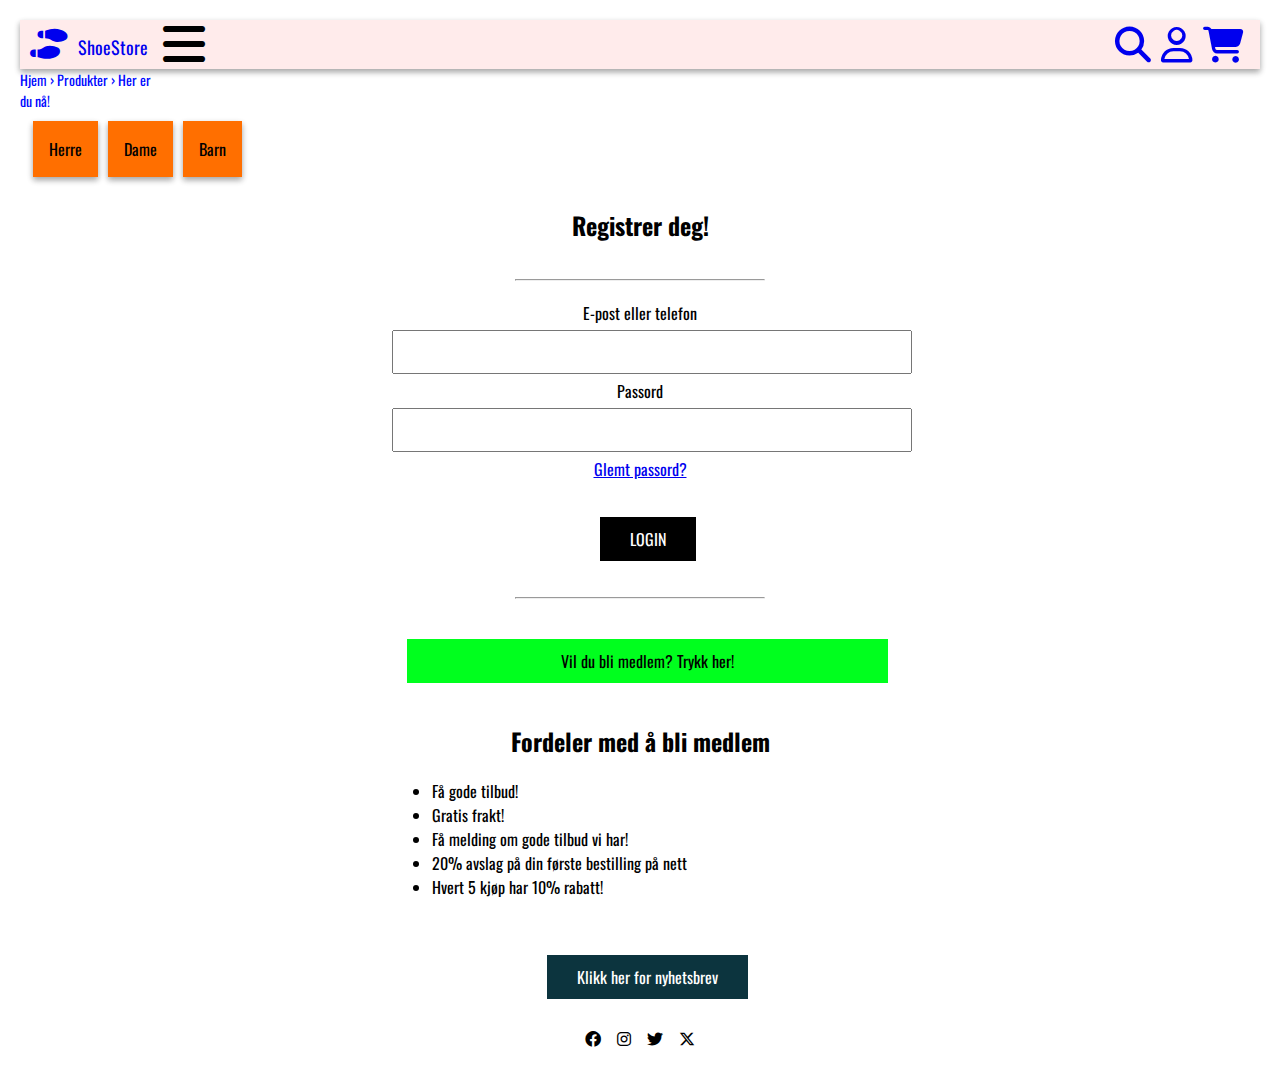
<file: member.html>
<!DOCTYPE html>
<html lang="nb">
<head>
    <meta charset="UTF-8">
    <meta name="viewport" content="width=device-width, initial-scale=1.0">
    <meta name="description" content="Finn trendy og komfortable sko på ShoeStore - Din online skobutikk. Utforsk vårt brede utvalg av sko, fra joggesko til støvletter.">
    <meta name="keywords" content="Shoes, Sko, Butikk, Boots, Sandaler, Pensko, Barnesko, Støvletter">
    <meta property="og:title" content="ShoeStore - Din Online Skobutikk">
    <meta property="og:url" content="https://itstud.hiof.no/~anderkl/Oblig-3-Webutivkling/index.html">
    <meta name="author" content="Anders Klevaas">
    <!-- Meta-tags for Facebook -->
    <meta property="og:type" content="website">
    <meta property="og:image" content="https://itstud.hiof.no/~anderkl/Oblig-3-Webutivkling/img/Gr%C3%B8nne-joggesko-pc.jpg">
    <meta property="og:image:alt" content="Grønne joggesko som passer alle!">
    <meta property="og:site_name" content="ShoeStore">
    <!-- Meta-tags for Instagram -->
    <meta property="og:instagram:username" content="@ShoeStoreInstagram">
    <meta property="og:instagram:url" content="https://www.instagram.com/ShoeStoreInstagram/">
    <!-- Link-rel -->
    <link rel="stylesheet" type="text/css" href="styling/style.css">
    <link rel="stylesheet" href="fonts/fontawesome-free-6.4.2-web/css/all.css">
    <link rel="stylesheet" href="fonts/fontawesome-free-6.4.2-web/css/brands.css">
    <link rel="stylesheet" href="fonts/fontawesome-free-6.4.2-web/css/solid.css">
    <link rel="preconnect" href="https://fonts.googleapis.com">
    <link rel="preconnect" href="https://fonts.gstatic.com" crossorigin>
    <link href="https://fonts.googleapis.com/css2?family=Oswald&display=swap" rel="stylesheet">
    <title>ShoeStore - Bli medlem hos oss!</title>
<body>
    <div id="gridContainer">

        <header>
            <nav id="mainNav">
                <a href="index.html" class="home-link" ><i class="fa-solid fa-shoe-prints fa-2x"></i>ShoeStore</a>
                <button id="HamburgerMenu" class="hamburgermenu" aria-label="Åpne meny">
    <i class="fa-solid fa-bars fa-2x"></i>
</button>

                <ul class="hamburgernav" role="menubar" aria-hidden="true">
                    <li role="menuitem"><a href="products.html">Utforsk vårt brede utvalg av sko og tilbehør</a></li>
                    <li role="menuitem"><a href="member.html">Trkk her for å bli medlem!</a></li>
                    <li><a href="analyse.html">SEO-Analyse</a></li>
                </ul>

                <div id="nav-icons">
                    <a href="#" aria-label="Søk"><i class="fa-solid fa-magnifying-glass fa-2x"></i></a>
                    <a href="member.html" aria-label="Bli medlem"><i class="fa-regular fa-user fa-2x"></i></a>
                    <a href="#" aria-label="Handlekurv"><i class="fa-solid fa-cart-shopping fa-2x"></i></a>
                </div>
                
            </nav>
        </header>
    <main>
        <div id="breadcrumbs">
            <a href="index.html">Hjem</a> › <a href="products.html">Produkter</a> › Her er du nå!
        </div>
        <section id="category">
            <ul>
                <li><a href="products.html" >Herre</a></li>
                <li><a href="products.html" >Dame</a></li>
                <li><a href="products.html" >Barn</a></li>
            </ul>
        </section>
            <section id="Sign-up">
            <section class="container">
                <h1 id="head-sign-up">Registrer deg!</h1>
                <hr>
                <section class="input">
                    <label for="email/phone">E-post eller telefon</label> 
                    <input type="text" id="email/phone" name="email/phone">
                </section>
                <section class="input">
                    <label for="password" >Passord</label>
                    <input type="password" id="password" name="password" >
                </section>
        
                <section class="forgot-password" >
                    <a href="#">Glemt passord?</a>
                </section>
            
                <section id="LOGIN">
                    <button>LOGIN</button> 
                </section>
                <hr>
                
                <button class="register-button" >Vil du bli medlem? Trykk her!</button>
        
                <section class="benefits" >
                    <h2 id="benefitH2">Fordeler med å bli medlem</h2>
                    <ul>
                        <li>Få gode tilbud!</li>
                        <li>Gratis frakt!</li>
                        <li>Få melding om gode tilbud vi har!</li>
                        <li>20% avslag på din første bestilling på nett</li>
                        <li>Hvert 5 kjøp har 10% rabatt!</li>
                    </ul>
                </section>
            </section>
            
        </section>
    </main>
    <footer>
        
        <section id="nyheter">
            <button id="nyhetsbrev">Klikk her for nyhetsbrev</button>
        </section>
        
        <section id="icons">
            <i class="fa-brands fa-facebook"></i>
            <i class="fa-brands fa-instagram"></i>
            <i class="fa-brands fa-twitter"></i>
            <i class="fa-brands fa-x-twitter"></i>
        </section>
    </footer>
    
</div>
    
<script src="js/main.js"></script>
    
</body>
</html>
</file>
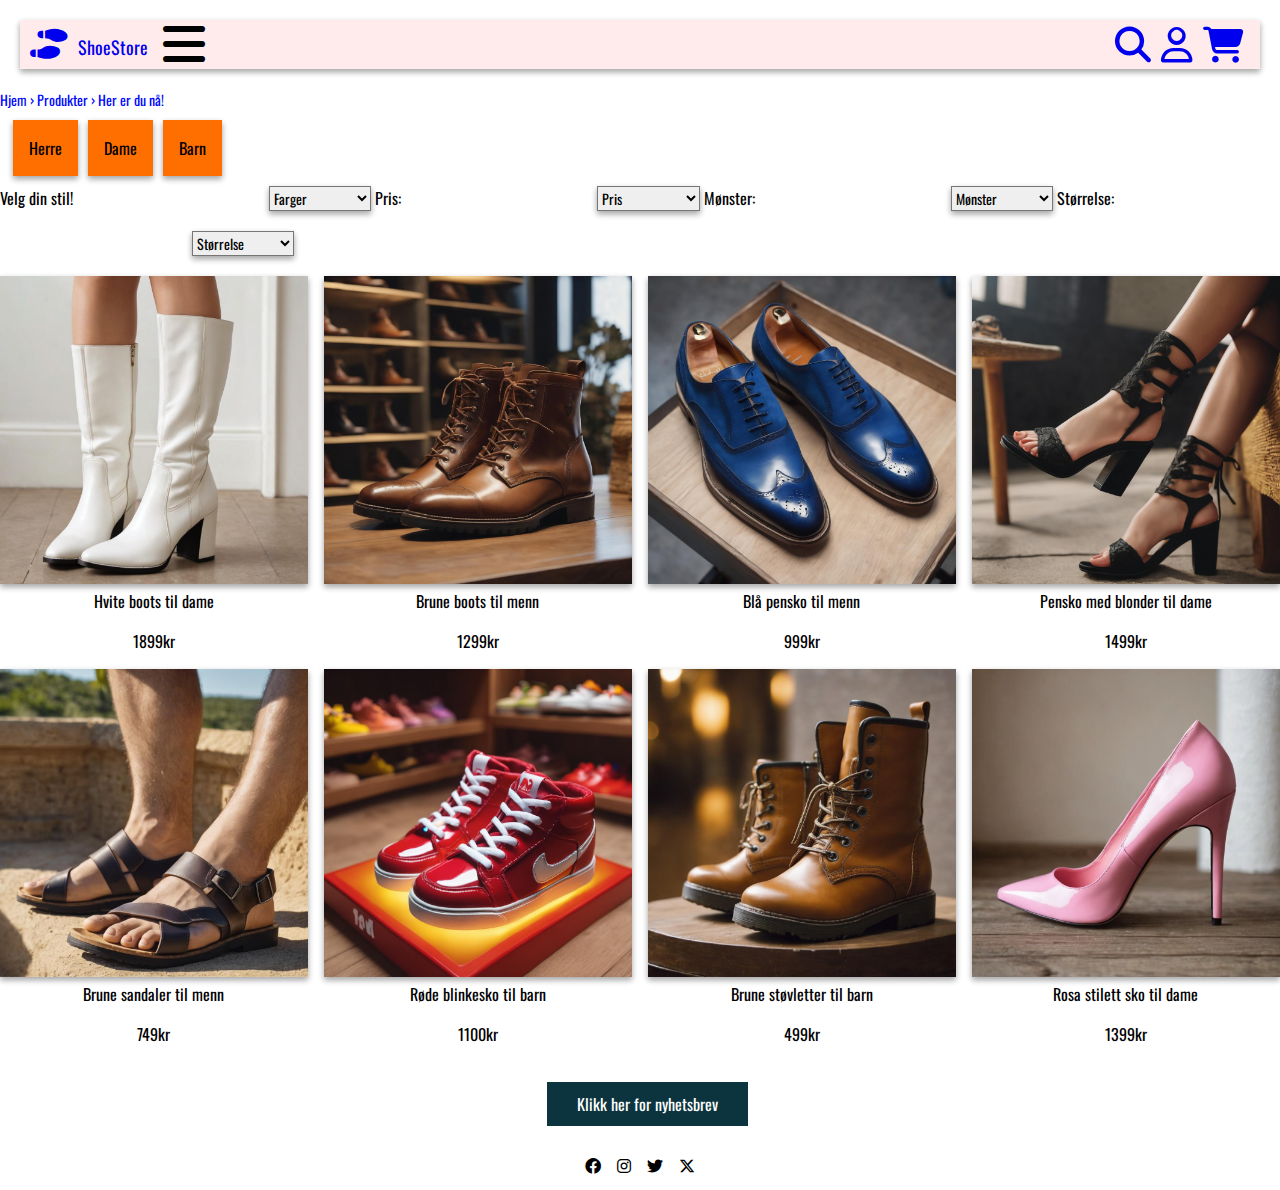
<file: products.html>
<!DOCTYPE html>
<html lang="nb">
<head>
    <meta charset="UTF-8">
    <meta name="viewport" content="width=device-width, initial-scale=1.0">
    <meta name="description" content="Finn trendy og komfortable sko på ShoeStore - Din online skobutikk. Utforsk vårt brede utvalg av sko, fra joggesko til støvletter.">
    <meta name="keywords" content="Shoes, Sko, Butikk, Boots, Sandaler, Pensko, Barnesko, Støvletter">
    <meta property="og:title" content="ShoeStore - Din Online Skobutikk">
    <meta property="og:url" content="https://itstud.hiof.no/~anderkl/Oblig-3-Webutivkling/index.html">
    <meta name="author" content="Anders Klevaas">
    <!-- Meta-tags for Facebook -->
    <meta property="og:type" content="website">
    <meta property="og:image" content="https://itstud.hiof.no/~anderkl/Oblig-3-Webutivkling/img/Gr%C3%B8nne-joggesko-pc.jpg">
    <meta property="og:image:alt" content="Grønne joggesko som passer alle!">
    <meta property="og:site_name" content="ShoeStore">
    <!-- Meta-tags for Instagram -->
    <meta property="og:instagram:username" content="@ShoeStoreInstagram">
    <meta property="og:instagram:url" content="https://www.instagram.com/ShoeStoreInstagram/">
    <!-- Link-rel -->
    <link rel="stylesheet" type="text/css" href="styling/style.css">
    <link rel="stylesheet" href="fonts/fontawesome-free-6.4.2-web/css/all.css">
    <link rel="stylesheet" href="fonts/fontawesome-free-6.4.2-web/css/brands.css">
    <link rel="stylesheet" href="fonts/fontawesome-free-6.4.2-web/css/solid.css">
    <link rel="preconnect" href="https://fonts.googleapis.com">
    <link rel="preconnect" href="https://fonts.gstatic.com" crossorigin>
    <link href="https://fonts.googleapis.com/css2?family=Oswald&display=swap" rel="stylesheet">
    <title>ShoeStore - Finn populære sko her!</title>
<body>
    <div id="gridContainer">

        <header>
            <nav id="mainNav">
                <a href="index.html" class="home-link"><i class="fa-solid fa-shoe-prints fa-2x"></i>ShoeStore</a>
                <button id="HamburgerMenu" class="hamburgermenu" aria-label="Toggle Navigation" >
                    <i class="fa-solid fa-bars fa-2x"></i>
                </button>

                <ul class="hamburgernav" role="menubar" aria-hidden="true">
                    <li role="menuitem"><a href="products.html" aria-label="Utforsk vårt berede utvalg av sko og tilbehør!" >Utforsk vårt brede utvalg av sko og tilbehør</a></li>
                    <li role="menuitem"><a href="member.html" aria-label="Trykk her for å bli medlem!">Trkk her for å bli medlem!</a></li>
                    <li><a href="analyse.html" aria-label="Trykk her for å se vår SEO analyse">SEO-Analyse</a></li>
                </ul>

                <div id="nav-icons">
                    <a href="#" aria-label="Søk her"><i class="fa-solid fa-magnifying-glass fa-2x"></i></a>
                    <a href="member.html" aria-label="Bli medlem"><i class="fa-regular fa-user fa-2x"></i></a>
                    <a href="#" aria-label="Handlekurv"><i class="fa-solid fa-cart-shopping fa-2x"></i></a>
                </div>
                
            </nav>
        </header>
    </div>
    <main>
    <div id="breadcrumbs" aria-label="Du er nå på hjem > produkter > her er du nå">
        <a href="index.html">Hjem</a> › <a href="products.html" >Produkter</a> › Her er du nå!
    </div>
    <section id="category">
        <ul>
            <li><a href="products.html" aria-label="Herreavdeling" >Herre</a></li>
            <li><a href="products.html" aria-label="Dameavdeling" >Dame</a></li>
            <li><a href="products.html" aria-label="Barneavdeling">Barn</a></li>
        </ul>
    </section>
    <section class="mobileproduct">
        
    <section id="product-flex">
        <section>
                <h2>Det nyeste!</h2>
        </section>
        <section class="new-arrival" itemscope itemtype="http://schema.org/Product">
            <img itemprop="image" src="img/Svart-løpesko-herre.jpg" alt="Svart løpesko for menn i butikk på display. bildet er generert av https://gencraft.com/generate ">
            <p itemprop="name">Få fart på løpingen med vår helt nye løpesko MAX</p>
            <p itemprop="price">1999kr</p>
            <section itemprop="offers" itemscope itemtype="http://schema.org/Offer">
                <meta itemprop="price" content="1999">
                <meta itemprop="priceCurrency" content="NOK">
                <meta itemprop="availability" content="http://schema.org/InStock">
            </section>
        </section>
    
        <section id="popular">
            <h2>Populært akkurat nå!</h2>
        </section>
    
    <section class="double">    
        <section class="bilde1" itemscope itemtype="http://schema.org/Product">
            <img itemprop="image" src="img/fargerike-joggesko-unisex.jpg" alt="Fargerike joggesko for unisex i butikk på display. bildet er generert av https://gencraft.com/generate">
            <p itemprop="name">Bli sett med de helt nye joggeskoene fra SuperShoes!</p>
            <p itemprop="price">599kr</p>
            <section itemprop="offers" itemscope itemtype="http://schema.org/Offer">
                <meta itemprop="price" content="599">
                <meta itemprop="priceCurrency" content="NOK">
                <meta itemprop="availability" content="http://schema.org/InStock">
            </section>
        </section>
       
        <section class="bilde2" itemscope itemtype="http://schema.org/Product">
            <img itemprop="image" src="img/Høye-støvletter-til-kvinne.jpg" alt="Brune høye støvletter til dame i snø. bildet er generert av https://gencraft.com/generate">
            <p itemprop="name">Frys ikke mer, med disse gode støvlettene!</p>
            <p itemprop="price">899kr</p>
            <section itemprop="offers" itemscope itemtype="http://schema.org/Offer">
                <meta itemprop="price" content="899">
                <meta itemprop="priceCurrency" content="NOK">
                <meta itemprop="availability" content="http://schema.org/InStock">
            </section>
        </section>
    </section>
        <ul>
            <li><a href="index.html" aria-label="Populært nå!">Populært nå!</a></li>
            <li><a href="products.html" aria-label="Alle produkter!">Alle produkter!</a></li>
            <li><a href="member.html"aria-label="Bli medlem!" >Bli medlem!</a></li>
        </ul>
        <p>Ønsker du å få tilsendt ekslusive tilbud på mail? Eller vite når vi har supergode salg på nettsiden? </p>
        <p>Trykk på knappen under og registrer deg på nyhetsbrev!</p>


    </section>
</section>


<!-- DESKTOP -->
<section class="desktopproduct">


    <form class="vintage">
        <label for="farger">Velg din stil!</label>
        <select name="farger" id="farger">
            <option value="#" hidden>Farger</option>
            <option value="blaa">Blå</option>
            <option value="groon">Grønn</option>
            <option value="gul">Gul</option>
            <option value="rosa">Rosa</option>
            <option value="nocolor">Alle</option>
        </select>
    
        <label for="pris">Pris:</label>
        <select name="pris" id="pris">
            <option value="#" hidden>Pris</option>
            <option value="50" >50kr-150kr</option>
            <option value="150" >150kr-250kr</option>
            <option value="250" >250kr-500kr</option>
            <option value="500" >500kr-1000kr</option>
            <option value="1000">1000kr+</option>
            <option value="plain">Alle</option>
        </select>
    
        <label for="monster">Mønster:</label>
        <select name="monster" id="monster">
            <option value="#" hidden>Mønster</option>
            <option value="ruter" >Ruter</option>
            <option value="streker">Streker</option>
            <option value="sirkler" >Sirkler</option>
            <option value="parallelogram" >Parallelogram</option>
            <option value="plain" >Alle</option>
        </select>
    
        <label for="storrelse">Størrelse:</label>
        <select name="storrelse" id="storrelse">
            <option value="#" hidden>Størrelse</option>
            <option value="20">20-30</option>
            <option value="25" >30-35</option>
            <option value="30" >35-40</option>
            <option value="45" >40-45+</option>
            <option value="plain">Alle</option>
        </select>
    </form>

    <section id="rad4">
            <section itemscope itemtype="http://schema.org/Product">
                <img itemprop="image" src="img/hvite-boots-for-dame.jpg" alt="Høye hvite støvletter for dame. bildet er generert av https://gencraft.com/generate">
                <p itemprop="name">Hvite boots til dame</p>
                <p itemprop="price">1899kr</p>
                <section itemprop="offers" itemscope itemtype="http://schema.org/Offer">
                    <meta itemprop="price" content="1899">
                    <meta itemprop="priceCurrency" content="NOK">
                    <meta itemprop="availability" content="http://schema.org/InStock">
                </section>
            </section>

            <section itemscope itemtype="http://schema.org/Product">
                <img itemprop="image" src="img/brune-boots-for-men.jpg" alt="Lave brune støvletter for menn. bildet er generert av https://gencraft.com/generate">
                <p itemprop="name">Brune boots til menn</p>
                <p itemprop="price">1299kr</p>
                <section itemprop="offers" itemscope itemtype="http://schema.org/Offer">
                    <meta itemprop="price" content="1299">
                    <meta itemprop="priceCurrency" content="NOK">
                    <meta itemprop="availability" content="http://schema.org/InStock">
                </section>
            </section>

            <section itemscope itemtype="http://schema.org/Product">
                <img itemprop="image" src="img/Blå-pensko-menn.jpg" alt="Blå pen-sko til menn på display. bildet er generert av https://gencraft.com/generate">
                <p itemprop="name">Blå pensko til menn</p>
                <p itemprop="price">999kr</p>
                <section itemprop="offers" itemscope itemtype="http://schema.org/Offer">
                    <meta itemprop="price" content="999">
                    <meta itemprop="priceCurrency" content="NOK">
                    <meta itemprop="availability" content="http://schema.org/InStock">
                </section>
            </section>

            <section itemscope itemtype="http://schema.org/Product">
                <img itemprop="image" src="img/Svarte-pensko-til-dame.jpg" alt="Svarte pensko til dame med blonder. bildet er generert av https://gencraft.com/generate">
                <p itemprop="name">Pensko med blonder til dame</p>
                <p itemprop="price">1499kr</p>
                <section itemprop="offers" itemscope itemtype="http://schema.org/Offer">
                    <meta itemprop="price" content="1499">
                    <meta itemprop="priceCurrency" content="NOK">
                    <meta itemprop="availability" content="http://schema.org/InStock">
                </section>
            </section>

    </section>

    <section id="rad4to">
            <section itemscope itemtype="http://schema.org/Product">
                <img itemprop="image" src="img/Sandaler-til-menn.jpg" alt="Brune skinn-sandaler til menn. bildet er generert av https://gencraft.com/generate">
                <p itemprop="name">Brune sandaler til menn</p>
                <p itemprop="price">749kr</p>
                <section itemprop="offers" itemscope itemtype="http://schema.org/Offer">
                    <meta itemprop="price" content="1499">
                    <meta itemprop="priceCurrency" content="NOK">
                    <meta itemprop="availability" content="http://schema.org/InStock">
                </section>
            </section>

            <section itemscope itemtype="http://schema.org/Product">
                <img itemprop="image" src="img/Blinkesko-barn.jpg" alt="Røde skinnsko til barn med blinkelys. bildet er generert av https://gencraft.com/generate">
                <p itemprop="name">Røde blinkesko til barn</p>
                <p itemprop="price">1100kr</p>
                <section itemprop="offers" itemscope itemtype="http://schema.org/Offer">
                    <meta itemprop="price" content="1100">
                    <meta itemprop="priceCurrency" content="NOK">
                    <meta itemprop="availability" content="http://schema.org/InStock">
                </section> 
            </section>

            <section itemscope itemtype="http://schema.org/Product">
                <img itemprop="image" src="img/Støvletter-til-barn.jpg" alt="Brune støvletter til barn. bildet er generert av https://gencraft.com/generate">
                <p itemprop="name">Brune støvletter til barn</p>
                <p itemprop="price">499kr</p>
                <section itemprop="offers" itemscope itemtype="http://schema.org/Offer">
                    <meta itemprop="price" content="499">
                    <meta itemprop="priceCurrency" content="NOK">
                    <meta itemprop="availability" content="http://schema.org/InStock">
                </section> 
            </section>

            <section itemscope itemtype="http://schema.org/Product">
                <img itemprop="image" src="img/Rosa-stiletter-dame.jpg" alt="Rosa pensko med stiletter til dame. bildet er generert av https://gencraft.com/generate">
                <p itemprop="name">Rosa stilett sko til dame</p>
                <p itemprop="price">1399kr</p>
                <section itemprop="offers" itemscope itemtype="http://schema.org/Offer">
                    <meta itemprop="price" content="499">
                    <meta itemprop="priceCurrency" content="NOK">
                    <meta itemprop="availability" content="http://schema.org/InStock">
                </section> 
            </section>
    </section>        
</section>
   
</main>
    
<footer>
        
    <section id="nyheter">
        <button id="nyhetsbrev" aria-label="Klikk her for nyhetsbrev">Klikk her for nyhetsbrev</button>
    </section>

    <section id="icons">
        <i class="fa-brands fa-facebook" aria-label="Facebook"></i>
        <i class="fa-brands fa-instagram" aria-label="Instagram"></i>
        <i class="fa-brands fa-twitter" aria-label="Twitter"></i>
        <i class="fa-brands fa-x-twitter" aria-label="X"></i>
    </section>
</footer>
</footer>

      
<script src="js/main.js"></script>

</body>
</html>
</file>
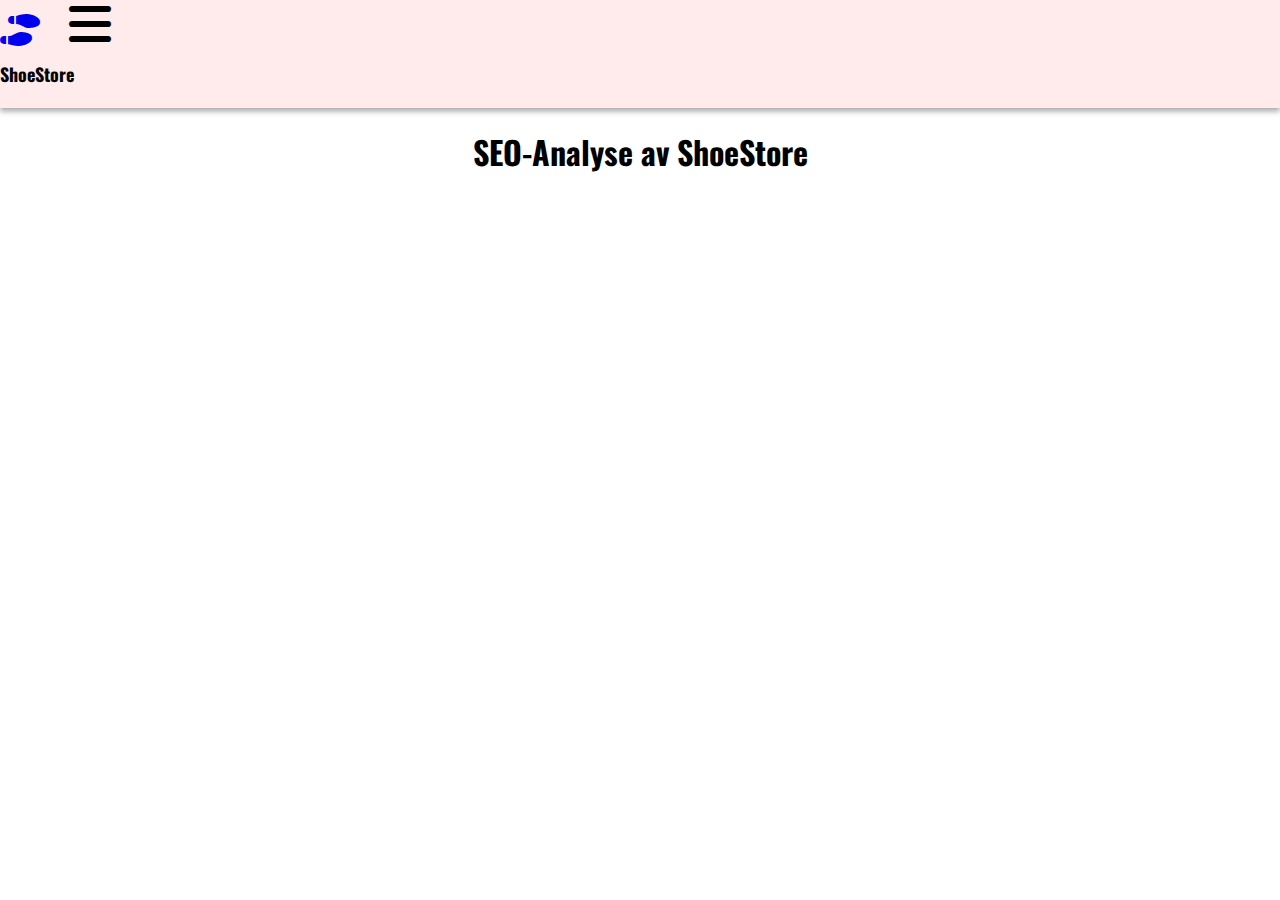
<file: seoAnalyse.html>
<!DOCTYPE html>
<html lang="en">
<head>
    <meta charset="UTF-8">
    <meta name="viewport" content="width=device-width, initial-scale=1.0">
    <link rel="stylesheet" type="text/css" href="styling/style.css">
    <link rel="stylesheet" href="fonts/fontawesome-free-6.4.2-web/css/all.css">
    <link rel="stylesheet" href="fonts/fontawesome-free-6.4.2-web/css/brands.css">
    <link rel="stylesheet" href="fonts/fontawesome-free-6.4.2-web/css/solid.css">
    <link rel="preconnect" href="https://fonts.googleapis.com">
    <link rel="preconnect" href="https://fonts.gstatic.com" crossorigin>
    <link href="https://fonts.googleapis.com/css2?family=Oswald&display=swap" rel="stylesheet">
    <title>SEO ANALYSE</title>
</head>
<body>
    <header>
    
        <nav id="hambur">
           <a href="index.html"> <i class="fa-solid fa-shoe-prints fa-2x"></i></a>
               <button id="HamburgerMenu"
               class="hamburgermenu"><i class="fa-solid fa-bars fa-2x"></i>
               </button>
               
           <ul class="hamburgernav">
               <li><a href="products.html">Produkter</a></li>
               <li><a href="member.html">Bli medlem</a></li>
               <li><a href="seoAnalyse.html">SEO Analyse</a></li>
           </ul>

           <h1 id="ShoeStore"><a href="index.html">ShoeStore</a></h1>
       </nav>
    </header>
<main>
    <h1>SEO-Analyse av ShoeStore</h1>

</main>

<footer>

</footer>
<script>
    let x = document.querySelector(".hamburgernav")
  let hamburgerButton = document.getElementById("HamburgerMenu")
  
  hamburgerButton.addEventListener("click", (e) => {
      if (x.style.display === "block") {
          x.style.display = "none"
      } else {
          x.style.display = "block"
      }
  })
      </script>
</body>
</html>
</file>
<file: styling/style.css>
*{
    font-family: 'Oswald', sans-serif;
}

body {
    margin: 0;
    display: flex;
    flex-direction: column; 
    justify-content: center;
    align-items: center;
    background-color: #ffffff;
}

#gridContainer {
    display: grid;
    flex-direction: column;
    width: 100%;
    padding: 20px;
    box-sizing: border-box;
    margin: 0 auto;
    grid-template-areas: "header" "main" "footer" ;
    
}
/* headersection */

#breadcrumbs {
    font-size: 14px;
    color: #333; 
    margin-right: 1100px;
}

#breadcrumbs a {
    text-decoration: none;
    color: #0077cc; 
}

#breadcrumbs a:hover {
    text-decoration: underline;
}

header {
    display: flex;
    justify-content: space-between; 
    align-items: center; 
    grid-area: header;
    width: 100%;
    background-color: #ffebeb;
    box-shadow: rgba(0, 0, 0, 0.16) 0px 3px 6px, rgba(0, 0, 0, 0.23) 0px 3px 6px;
}

header #ShoeStore{
    margin-left: 0%;
    font-size: 18px;
    height: 35px;
}

header h1 a{
    text-decoration: none;
    color: black;
}

img{
    box-shadow: rgba(0, 0, 0, 0.16) 0px 3px 6px, rgba(0, 0, 0, 0.23) 0px 3px 6px;
}

#HamburgerMenu{
    background: #ffebeb;
}

button, #HamburgerMenu{
    margin-left: 15px;
    padding: 0%;
}

.hamburgermenu{
    background: none;
    border: none;
    cursor: pointer;
    font-size: 24px; 
    color: #000; 
    margin-top: auto;
}

.hamburgernav {
    position: fixed;
    top: 60px; 
    left: 0;
    background-color: #043d76;
    display: none;
    flex-direction: column;
    align-items: center;
    width: 100%;
}

.hamburgernav a{
    color: #ffffff;
    text-decoration: underline;
    display: inline-block;
    padding: 5px;
}

#mainNav {
    display: flex;
    align-items: center;
    margin-left: 10px;
}

#header-container {
    display: flex;
    align-items: center;
}

#nav-icons {
    position: fixed;
    right: 0;
    padding: 1rem; 
    display: flex;
    list-style: none;
    font-size: 18px;
    margin-right: 10px;

}

.nav-icon {
    list-style: none;
    padding-bottom: 0;
    display: flex; 
    gap: 15px;
}

.nav-icon li {
    margin: 0 10px; 
}

.home-link {
    font-size: 18px;
    text-decoration: none;
}

.home-link i{
    font-size: 30px;
}
  

nav i {
    margin-right: 10px; 
}

#category{
    list-style: none;
    padding: 10px; 
    display: flex;
    justify-content: left;
}

#category a{
    text-decoration: none;
    width: 1rem;
    box-shadow: rgba(0, 0, 0, 0.16) 0px 3px 6px, rgba(0, 0, 0, 0.23) 0px 3px 6px;
    padding: 1rem;
    background-color: rgb(255, 111, 0);
    color: rgb(0, 0, 0);
}

#category li{
    margin: 0 3px;
    display: inline; 
}

#category ul{
    padding-left: 0;
}

/* hovedområde */

#product-flex{
    display: grid;
    justify-content: center;
    text-align: center;
    flex-direction: column;
}

.new-arrival img{
    height: 70%;
    width: 70%;
    margin: 0;
}

.double{
    display: flex;
    flex-direction: column;
    align-self: center;
    gap: 1rem;
}

.bilde1, .bilde2{
    display: grid;
    justify-content: center;
    text-align: center;
    align-items: center;
}


.bilde1 img{
    max-width: 100%; 
    height: auto; 

}

.bilde2 img{
    max-width: 100%; 
    height: auto; 
}

.container {
    display: flex;
    text-align: center;
    justify-content: center;
    flex-direction: column;
    width: 40%;
}

#head-sign-up {
    font-size: 24px;
    font-weight: bold;
}

#benefitH2 {
    text-align: center;
}

.register-button {
    background-color: #00ff1e;
    color: #000000;
}

.benefits {
    text-align: left;
    margin: 20px 0;
}

#LOGIN {
    padding: 1rem;
}

hr {
    width: 50%;
    margin: 20px auto;
}

input {
    width: 100%;
    padding: 10px;
    margin: 5px 0;
}

main{
    grid-area: main;
    
}

#Sign-up {
    display: flex;
    justify-content: center;
}

main h1 {
    text-align: center;
    margin-top: 20px;
}

#velkommen{
    margin-top: 2rem;
    display: flex;
    justify-content: space-evenly; 
}

#velkommenbilde{
    width: 50%;
    height: 50%;
}

#productto {
    display: flex;
    flex-direction: column;
    justify-content: center; 
    align-items: center; 
    text-align: center;
    margin-top: 2rem;
    gap: 10%;
}

#hostsko{
    text-align: center;
    margin-left: 200px;
}

#productto img {
    max-width: 100%; 
    height: auto; 
}

#producttext{
    display: flex;
}

.producttext p a{
    text-decoration: none;
    color: black;
}

#producttext2{
    flex-direction: row;
}

#producttext3{
    flex-direction: row;
}


 .bilder4{
    display: flex;
    flex-direction: column;
    width: 50%;
    height: 50%;
    gap: 1rem;
    text-align: center;
} 

.column1{
    display: flex;
    flex-direction: column;
}

.tocolumns .column1 p {
    text-align: center;
    padding: 0;
    width: 50%;
    height: 50%;
    margin-left: 40px;
}

.column2{
    display: flex;
    flex-direction: column;
}

#bilder4to{
    display: flex;
    flex-direction: row;
    width: 50%;
    height: 50%;
    gap: 1rem;
}

.column3{
    display: flex;
    flex-direction: column;
}

.column4{
    display: flex;
    flex-direction: column;
}

.skillevegg{
    width: 5px;
    background-color: black;
    border:none;
}

#allebilder{
    display: flex;
    flex-direction: row;
    justify-content: space-evenly;
    gap: 1rem;

}

#allebilder img{
    margin: 10px;
    max-width: 100%;
    height: auto;
    justify-content: center;
    text-align: center;
}


#ourproducts{
    display: flex;
    justify-content: center;
    text-align: center;
    font-size: 42px;
}

#productbottom {
    display: flex;
    flex-direction: row;
    justify-content: center;
    align-items: center;
    text-align: center;
    margin-top: 2rem;
    gap: 1rem;
  
}

#productbottom section{
    display: flex;
    flex-direction: column;
    text-align: center;
   
}

#productbottom img {
    max-width: 100%;
    height: auto;
}

#newarrivals{
    display: flex;
    flex-direction: column;
    justify-content: center;
}

#foreveryone{
    display: flex;
    flex-direction: column;
}

.tocolumns{
    display: flex;
    flex-direction: row;
    padding: 0;
}

#nyhetsbrev { 
    background-color: #0c343e;
}

product p {
    font-size: 14px;
}

button {
    background: #000000;
    color: #fff;
    padding: 10px 30px;
    font-size: 16px;
    border: none;
    cursor: pointer;
    margin-top: 20px;
    
}

.desktop, .desktopproduct {
    display: none;
}

#rad4, #rad4to{
    display: flex;
    flex-direction: row;
    justify-content: center;
    text-align: center;
    align-items: center;
    gap: 1rem;
    max-width: 100%;
    height: auto;
}

#rad4 img,
#rad4to img {
    max-width: 100%; 
    height: auto; 
}

#desktop{
    display: flex;
    flex-direction: column;
}

form select{
width: 8%;
margin-left: 15%;
font-size: 14px;
margin-bottom: 20px;
box-shadow: rgba(0, 0, 0, 0.16) 0px 3px 6px, rgba(0, 0, 0, 0.23) 0px 3px 6px;

}

#ourmission h2{
    
    color: #2a2a2a; 
    padding: 1rem;
    box-shadow: rgba(0, 0, 0, 0.16) 0px 3px 6px, rgba(0, 0, 0, 0.23) 0px 3px 6px;
    text-align: center;

}

#hovedtekst{

padding: 1rem;
color: #2a2a2a;
box-shadow: rgba(0, 0, 0, 0.16) 0px 3px 6px, rgba(0, 0, 0, 0.23) 0px 3px 6px;
text-align: center;
}

#ourmission {
    border: 2px solid #000000;
    color: #000000;
    padding: 1rem;
    box-shadow: rgba(0, 0, 0, 0.16) 0px 3px 6px, rgba(0, 0, 0, 0.23) 0px 3px 6px;
    text-align: center;
}

/* Footer område */

#nyheter{
    display: flex;
    justify-content: center;
    text-align: center;
    flex-direction: row;
}

footer {
    display: flex;
    flex-direction: column;
    justify-content: center;
    gap: 1rem;
    grid-area: footer;
    text-align: center;
    margin-top: auto;

}

footer section {
    display: flex;
    justify-content: center;
    flex-direction: row;
    gap: 1rem;
    padding-bottom: 1rem;
}
  

@media only screen and (min-width: 700px) {
    .mobile {
        display: none !important; 
    }

    .desktop {
        display: block !important; 
    }


}

@media only screen and (min-width: 700px){

    .mobileproduct {
        display: none !important; 
    }

    .desktopproduct {
        display: block !important; 
    }
}



/* Analyse.html */
#statestikk{
    display: flex;
    flex-direction: column;
    margin: auto;
}

#statestikk p{
    font-size: 28px;
}

#statestikk img{
    display: flex;
    flex-direction: column;
    max-width: 80%; 
    height: 80%;
    margin: auto;
    margin-bottom: 1rem;
    padding-top: 1rem;
    padding-bottom: 1rem;
}



#analyse{
    display: flex;
    flex-direction:column;
    margin: auto;
}

#analyse img, p{
    display: flex;
    flex-direction: column;
    max-width: 80%; 
    margin: auto;
    margin-bottom: 1rem;
}

#statestikk p{
    font-size: 24px;
}

#statestikk span{
    font-size: 18px;
    text-align: center;
}

#statestikk img{
    max-width: 70%;
    margin-top: 15px;
}

#hvorfor {
    font-size: 20;
    text-align: center;
    margin: auto;
    padding-bottom: 1rem;
}

#breadcrumbs a {
    color: rgb(0, 8, 255);
}

#breadcrumbs {
    color: rgb(0, 8, 255);
}

#WEBAIM{
    display: flex;
    flex-direction: row;
    margin: auto;
    width: 90%;
    text-align: center;
}

#WEBAIM img{
    margin: auto;
    gap: 1rem;
}

.header-analyse{
    margin-left: 1rem;
}

.analyse-tekst{
    font-size: 20px;
}

#SEO{
     display: flex;
    flex-direction: row;
}

#SEO p{
    text-align: center;
}

#SEO img{
    text-align: center;
    margin-left: 60px;
    gap: 1rem;
    height: 80%;
    width: 400px;
}

#tabell-header{
    padding-top: 2rem;
    margin-left: 1rem;
}

#tabell{
    display: flex;
    justify-content: center;
    padding-top: 50px;
}

#tabell th{
    padding: 0 12rem;
    font-size: 24px;
    margin: auto;
}

#tabell td{
    text-align: center;
}

#webaim-analyse img{
    width: 60%;
    height: 60%;
}

.oppsummering{
    font-size: 16px;
}

#forbedrings-liste{
    list-style:circle;
}

.skjermbilder{
    display: flex;
    flex-direction: column;
}

.skjermbilder hr {
    margin-left: 50px;
}

.skjermbilder p{
    text-align: left;
}

#our-mission-endring img{
    height: 80%;
    max-width: 70%;
}

#alt-text-endring img{
    max-width: 70%;
}

#meta-beskrivelse img{
    max-width: 80%;
}

#nyttResultat{
    display: flex;
    justify-content: center;

}

#nyttResultat img{
    max-width: 90%;
    height: 80%;
    margin-left: 25px;
    text-align: center;
}

#nyttResultatWebaim{
    display: flex;
    margin-top: 75px;
    justify-content: center;
}

#nyttResultatWebaim img {
    max-width: 90%;
    height: 80%;
    margin-left: 25px;
    text-align: center;
}

#Oppsummering-endringer{
    text-align: left;
    font-size: 18px;
}

.skip-link {
    position: absolute;
    left: -9999px;
    top: auto;
    width: 1px;
    height: 1px;
    overflow: hidden;
}

.skip-link:focus {
    background-color: #007BFF;
    color: #ffffff;
    left: auto;
    top: auto;
    width: auto;
    height: auto;
    overflow: auto;
}

#skjermLeser p{
    font-size: 18px;
}

#updateSEO p{
    display: flex;
    position: absolute;
    margin-bottom: 10px;


}
</file>
<file: fonts/fontawesome-free-6.4.2-web/css/brands.css>
/*!
 * Font Awesome Free 6.4.2 by @fontawesome - https://fontawesome.com
 * License - https://fontawesome.com/license/free (Icons: CC BY 4.0, Fonts: SIL OFL 1.1, Code: MIT License)
 * Copyright 2023 Fonticons, Inc.
 */
:root, :host {
  --fa-style-family-brands: 'Font Awesome 6 Brands';
  --fa-font-brands: normal 400 1em/1 'Font Awesome 6 Brands'; }

@font-face {
  font-family: 'Font Awesome 6 Brands';
  font-style: normal;
  font-weight: 400;
  font-display: block;
  src: url("../webfonts/fa-brands-400.woff2") format("woff2"), url("../webfonts/fa-brands-400.ttf") format("truetype"); }

.fab,
.fa-brands {
  font-weight: 400; }

.fa-monero:before {
  content: "\f3d0"; }

.fa-hooli:before {
  content: "\f427"; }

.fa-yelp:before {
  content: "\f1e9"; }

.fa-cc-visa:before {
  content: "\f1f0"; }

.fa-lastfm:before {
  content: "\f202"; }

.fa-shopware:before {
  content: "\f5b5"; }

.fa-creative-commons-nc:before {
  content: "\f4e8"; }

.fa-aws:before {
  content: "\f375"; }

.fa-redhat:before {
  content: "\f7bc"; }

.fa-yoast:before {
  content: "\f2b1"; }

.fa-cloudflare:before {
  content: "\e07d"; }

.fa-ups:before {
  content: "\f7e0"; }

.fa-wpexplorer:before {
  content: "\f2de"; }

.fa-dyalog:before {
  content: "\f399"; }

.fa-bity:before {
  content: "\f37a"; }

.fa-stackpath:before {
  content: "\f842"; }

.fa-buysellads:before {
  content: "\f20d"; }

.fa-first-order:before {
  content: "\f2b0"; }

.fa-modx:before {
  content: "\f285"; }

.fa-guilded:before {
  content: "\e07e"; }

.fa-vnv:before {
  content: "\f40b"; }

.fa-square-js:before {
  content: "\f3b9"; }

.fa-js-square:before {
  content: "\f3b9"; }

.fa-microsoft:before {
  content: "\f3ca"; }

.fa-qq:before {
  content: "\f1d6"; }

.fa-orcid:before {
  content: "\f8d2"; }

.fa-java:before {
  content: "\f4e4"; }

.fa-invision:before {
  content: "\f7b0"; }

.fa-creative-commons-pd-alt:before {
  content: "\f4ed"; }

.fa-centercode:before {
  content: "\f380"; }

.fa-glide-g:before {
  content: "\f2a6"; }

.fa-drupal:before {
  content: "\f1a9"; }

.fa-hire-a-helper:before {
  content: "\f3b0"; }

.fa-creative-commons-by:before {
  content: "\f4e7"; }

.fa-unity:before {
  content: "\e049"; }

.fa-whmcs:before {
  content: "\f40d"; }

.fa-rocketchat:before {
  content: "\f3e8"; }

.fa-vk:before {
  content: "\f189"; }

.fa-untappd:before {
  content: "\f405"; }

.fa-mailchimp:before {
  content: "\f59e"; }

.fa-css3-alt:before {
  content: "\f38b"; }

.fa-square-reddit:before {
  content: "\f1a2"; }

.fa-reddit-square:before {
  content: "\f1a2"; }

.fa-vimeo-v:before {
  content: "\f27d"; }

.fa-contao:before {
  content: "\f26d"; }

.fa-square-font-awesome:before {
  content: "\e5ad"; }

.fa-deskpro:before {
  content: "\f38f"; }

.fa-sistrix:before {
  content: "\f3ee"; }

.fa-square-instagram:before {
  content: "\e055"; }

.fa-instagram-square:before {
  content: "\e055"; }

.fa-battle-net:before {
  content: "\f835"; }

.fa-the-red-yeti:before {
  content: "\f69d"; }

.fa-square-hacker-news:before {
  content: "\f3af"; }

.fa-hacker-news-square:before {
  content: "\f3af"; }

.fa-edge:before {
  content: "\f282"; }

.fa-threads:before {
  content: "\e618"; }

.fa-napster:before {
  content: "\f3d2"; }

.fa-square-snapchat:before {
  content: "\f2ad"; }

.fa-snapchat-square:before {
  content: "\f2ad"; }

.fa-google-plus-g:before {
  content: "\f0d5"; }

.fa-artstation:before {
  content: "\f77a"; }

.fa-markdown:before {
  content: "\f60f"; }

.fa-sourcetree:before {
  content: "\f7d3"; }

.fa-google-plus:before {
  content: "\f2b3"; }

.fa-diaspora:before {
  content: "\f791"; }

.fa-foursquare:before {
  content: "\f180"; }

.fa-stack-overflow:before {
  content: "\f16c"; }

.fa-github-alt:before {
  content: "\f113"; }

.fa-phoenix-squadron:before {
  content: "\f511"; }

.fa-pagelines:before {
  content: "\f18c"; }

.fa-algolia:before {
  content: "\f36c"; }

.fa-red-river:before {
  content: "\f3e3"; }

.fa-creative-commons-sa:before {
  content: "\f4ef"; }

.fa-safari:before {
  content: "\f267"; }

.fa-google:before {
  content: "\f1a0"; }

.fa-square-font-awesome-stroke:before {
  content: "\f35c"; }

.fa-font-awesome-alt:before {
  content: "\f35c"; }

.fa-atlassian:before {
  content: "\f77b"; }

.fa-linkedin-in:before {
  content: "\f0e1"; }

.fa-digital-ocean:before {
  content: "\f391"; }

.fa-nimblr:before {
  content: "\f5a8"; }

.fa-chromecast:before {
  content: "\f838"; }

.fa-evernote:before {
  content: "\f839"; }

.fa-hacker-news:before {
  content: "\f1d4"; }

.fa-creative-commons-sampling:before {
  content: "\f4f0"; }

.fa-adversal:before {
  content: "\f36a"; }

.fa-creative-commons:before {
  content: "\f25e"; }

.fa-watchman-monitoring:before {
  content: "\e087"; }

.fa-fonticons:before {
  content: "\f280"; }

.fa-weixin:before {
  content: "\f1d7"; }

.fa-shirtsinbulk:before {
  content: "\f214"; }

.fa-codepen:before {
  content: "\f1cb"; }

.fa-git-alt:before {
  content: "\f841"; }

.fa-lyft:before {
  content: "\f3c3"; }

.fa-rev:before {
  content: "\f5b2"; }

.fa-windows:before {
  content: "\f17a"; }

.fa-wizards-of-the-coast:before {
  content: "\f730"; }

.fa-square-viadeo:before {
  content: "\f2aa"; }

.fa-viadeo-square:before {
  content: "\f2aa"; }

.fa-meetup:before {
  content: "\f2e0"; }

.fa-centos:before {
  content: "\f789"; }

.fa-adn:before {
  content: "\f170"; }

.fa-cloudsmith:before {
  content: "\f384"; }

.fa-pied-piper-alt:before {
  content: "\f1a8"; }

.fa-square-dribbble:before {
  content: "\f397"; }

.fa-dribbble-square:before {
  content: "\f397"; }

.fa-codiepie:before {
  content: "\f284"; }

.fa-node:before {
  content: "\f419"; }

.fa-mix:before {
  content: "\f3cb"; }

.fa-steam:before {
  content: "\f1b6"; }

.fa-cc-apple-pay:before {
  content: "\f416"; }

.fa-scribd:before {
  content: "\f28a"; }

.fa-debian:before {
  content: "\e60b"; }

.fa-openid:before {
  content: "\f19b"; }

.fa-instalod:before {
  content: "\e081"; }

.fa-expeditedssl:before {
  content: "\f23e"; }

.fa-sellcast:before {
  content: "\f2da"; }

.fa-square-twitter:before {
  content: "\f081"; }

.fa-twitter-square:before {
  content: "\f081"; }

.fa-r-project:before {
  content: "\f4f7"; }

.fa-delicious:before {
  content: "\f1a5"; }

.fa-freebsd:before {
  content: "\f3a4"; }

.fa-vuejs:before {
  content: "\f41f"; }

.fa-accusoft:before {
  content: "\f369"; }

.fa-ioxhost:before {
  content: "\f208"; }

.fa-fonticons-fi:before {
  content: "\f3a2"; }

.fa-app-store:before {
  content: "\f36f"; }

.fa-cc-mastercard:before {
  content: "\f1f1"; }

.fa-itunes-note:before {
  content: "\f3b5"; }

.fa-golang:before {
  content: "\e40f"; }

.fa-kickstarter:before {
  content: "\f3bb"; }

.fa-grav:before {
  content: "\f2d6"; }

.fa-weibo:before {
  content: "\f18a"; }

.fa-uncharted:before {
  content: "\e084"; }

.fa-firstdraft:before {
  content: "\f3a1"; }

.fa-square-youtube:before {
  content: "\f431"; }

.fa-youtube-square:before {
  content: "\f431"; }

.fa-wikipedia-w:before {
  content: "\f266"; }

.fa-wpressr:before {
  content: "\f3e4"; }

.fa-rendact:before {
  content: "\f3e4"; }

.fa-angellist:before {
  content: "\f209"; }

.fa-galactic-republic:before {
  content: "\f50c"; }

.fa-nfc-directional:before {
  content: "\e530"; }

.fa-skype:before {
  content: "\f17e"; }

.fa-joget:before {
  content: "\f3b7"; }

.fa-fedora:before {
  content: "\f798"; }

.fa-stripe-s:before {
  content: "\f42a"; }

.fa-meta:before {
  content: "\e49b"; }

.fa-laravel:before {
  content: "\f3bd"; }

.fa-hotjar:before {
  content: "\f3b1"; }

.fa-bluetooth-b:before {
  content: "\f294"; }

.fa-sticker-mule:before {
  content: "\f3f7"; }

.fa-creative-commons-zero:before {
  content: "\f4f3"; }

.fa-hips:before {
  content: "\f452"; }

.fa-behance:before {
  content: "\f1b4"; }

.fa-reddit:before {
  content: "\f1a1"; }

.fa-discord:before {
  content: "\f392"; }

.fa-chrome:before {
  content: "\f268"; }

.fa-app-store-ios:before {
  content: "\f370"; }

.fa-cc-discover:before {
  content: "\f1f2"; }

.fa-wpbeginner:before {
  content: "\f297"; }

.fa-confluence:before {
  content: "\f78d"; }

.fa-mdb:before {
  content: "\f8ca"; }

.fa-dochub:before {
  content: "\f394"; }

.fa-accessible-icon:before {
  content: "\f368"; }

.fa-ebay:before {
  content: "\f4f4"; }

.fa-amazon:before {
  content: "\f270"; }

.fa-unsplash:before {
  content: "\e07c"; }

.fa-yarn:before {
  content: "\f7e3"; }

.fa-square-steam:before {
  content: "\f1b7"; }

.fa-steam-square:before {
  content: "\f1b7"; }

.fa-500px:before {
  content: "\f26e"; }

.fa-square-vimeo:before {
  content: "\f194"; }

.fa-vimeo-square:before {
  content: "\f194"; }

.fa-asymmetrik:before {
  content: "\f372"; }

.fa-font-awesome:before {
  content: "\f2b4"; }

.fa-font-awesome-flag:before {
  content: "\f2b4"; }

.fa-font-awesome-logo-full:before {
  content: "\f2b4"; }

.fa-gratipay:before {
  content: "\f184"; }

.fa-apple:before {
  content: "\f179"; }

.fa-hive:before {
  content: "\e07f"; }

.fa-gitkraken:before {
  content: "\f3a6"; }

.fa-keybase:before {
  content: "\f4f5"; }

.fa-apple-pay:before {
  content: "\f415"; }

.fa-padlet:before {
  content: "\e4a0"; }

.fa-amazon-pay:before {
  content: "\f42c"; }

.fa-square-github:before {
  content: "\f092"; }

.fa-github-square:before {
  content: "\f092"; }

.fa-stumbleupon:before {
  content: "\f1a4"; }

.fa-fedex:before {
  content: "\f797"; }

.fa-phoenix-framework:before {
  content: "\f3dc"; }

.fa-shopify:before {
  content: "\e057"; }

.fa-neos:before {
  content: "\f612"; }

.fa-square-threads:before {
  content: "\e619"; }

.fa-hackerrank:before {
  content: "\f5f7"; }

.fa-researchgate:before {
  content: "\f4f8"; }

.fa-swift:before {
  content: "\f8e1"; }

.fa-angular:before {
  content: "\f420"; }

.fa-speakap:before {
  content: "\f3f3"; }

.fa-angrycreative:before {
  content: "\f36e"; }

.fa-y-combinator:before {
  content: "\f23b"; }

.fa-empire:before {
  content: "\f1d1"; }

.fa-envira:before {
  content: "\f299"; }

.fa-square-gitlab:before {
  content: "\e5ae"; }

.fa-gitlab-square:before {
  content: "\e5ae"; }

.fa-studiovinari:before {
  content: "\f3f8"; }

.fa-pied-piper:before {
  content: "\f2ae"; }

.fa-wordpress:before {
  content: "\f19a"; }

.fa-product-hunt:before {
  content: "\f288"; }

.fa-firefox:before {
  content: "\f269"; }

.fa-linode:before {
  content: "\f2b8"; }

.fa-goodreads:before {
  content: "\f3a8"; }

.fa-square-odnoklassniki:before {
  content: "\f264"; }

.fa-odnoklassniki-square:before {
  content: "\f264"; }

.fa-jsfiddle:before {
  content: "\f1cc"; }

.fa-sith:before {
  content: "\f512"; }

.fa-themeisle:before {
  content: "\f2b2"; }

.fa-page4:before {
  content: "\f3d7"; }

.fa-hashnode:before {
  content: "\e499"; }

.fa-react:before {
  content: "\f41b"; }

.fa-cc-paypal:before {
  content: "\f1f4"; }

.fa-squarespace:before {
  content: "\f5be"; }

.fa-cc-stripe:before {
  content: "\f1f5"; }

.fa-creative-commons-share:before {
  content: "\f4f2"; }

.fa-bitcoin:before {
  content: "\f379"; }

.fa-keycdn:before {
  content: "\f3ba"; }

.fa-opera:before {
  content: "\f26a"; }

.fa-itch-io:before {
  content: "\f83a"; }

.fa-umbraco:before {
  content: "\f8e8"; }

.fa-galactic-senate:before {
  content: "\f50d"; }

.fa-ubuntu:before {
  content: "\f7df"; }

.fa-draft2digital:before {
  content: "\f396"; }

.fa-stripe:before {
  content: "\f429"; }

.fa-houzz:before {
  content: "\f27c"; }

.fa-gg:before {
  content: "\f260"; }

.fa-dhl:before {
  content: "\f790"; }

.fa-square-pinterest:before {
  content: "\f0d3"; }

.fa-pinterest-square:before {
  content: "\f0d3"; }

.fa-xing:before {
  content: "\f168"; }

.fa-blackberry:before {
  content: "\f37b"; }

.fa-creative-commons-pd:before {
  content: "\f4ec"; }

.fa-playstation:before {
  content: "\f3df"; }

.fa-quinscape:before {
  content: "\f459"; }

.fa-less:before {
  content: "\f41d"; }

.fa-blogger-b:before {
  content: "\f37d"; }

.fa-opencart:before {
  content: "\f23d"; }

.fa-vine:before {
  content: "\f1ca"; }

.fa-paypal:before {
  content: "\f1ed"; }

.fa-gitlab:before {
  content: "\f296"; }

.fa-typo3:before {
  content: "\f42b"; }

.fa-reddit-alien:before {
  content: "\f281"; }

.fa-yahoo:before {
  content: "\f19e"; }

.fa-dailymotion:before {
  content: "\e052"; }

.fa-affiliatetheme:before {
  content: "\f36b"; }

.fa-pied-piper-pp:before {
  content: "\f1a7"; }

.fa-bootstrap:before {
  content: "\f836"; }

.fa-odnoklassniki:before {
  content: "\f263"; }

.fa-nfc-symbol:before {
  content: "\e531"; }

.fa-ethereum:before {
  content: "\f42e"; }

.fa-speaker-deck:before {
  content: "\f83c"; }

.fa-creative-commons-nc-eu:before {
  content: "\f4e9"; }

.fa-patreon:before {
  content: "\f3d9"; }

.fa-avianex:before {
  content: "\f374"; }

.fa-ello:before {
  content: "\f5f1"; }

.fa-gofore:before {
  content: "\f3a7"; }

.fa-bimobject:before {
  content: "\f378"; }

.fa-facebook-f:before {
  content: "\f39e"; }

.fa-square-google-plus:before {
  content: "\f0d4"; }

.fa-google-plus-square:before {
  content: "\f0d4"; }

.fa-mandalorian:before {
  content: "\f50f"; }

.fa-first-order-alt:before {
  content: "\f50a"; }

.fa-osi:before {
  content: "\f41a"; }

.fa-google-wallet:before {
  content: "\f1ee"; }

.fa-d-and-d-beyond:before {
  content: "\f6ca"; }

.fa-periscope:before {
  content: "\f3da"; }

.fa-fulcrum:before {
  content: "\f50b"; }

.fa-cloudscale:before {
  content: "\f383"; }

.fa-forumbee:before {
  content: "\f211"; }

.fa-mizuni:before {
  content: "\f3cc"; }

.fa-schlix:before {
  content: "\f3ea"; }

.fa-square-xing:before {
  content: "\f169"; }

.fa-xing-square:before {
  content: "\f169"; }

.fa-bandcamp:before {
  content: "\f2d5"; }

.fa-wpforms:before {
  content: "\f298"; }

.fa-cloudversify:before {
  content: "\f385"; }

.fa-usps:before {
  content: "\f7e1"; }

.fa-megaport:before {
  content: "\f5a3"; }

.fa-magento:before {
  content: "\f3c4"; }

.fa-spotify:before {
  content: "\f1bc"; }

.fa-optin-monster:before {
  content: "\f23c"; }

.fa-fly:before {
  content: "\f417"; }

.fa-aviato:before {
  content: "\f421"; }

.fa-itunes:before {
  content: "\f3b4"; }

.fa-cuttlefish:before {
  content: "\f38c"; }

.fa-blogger:before {
  content: "\f37c"; }

.fa-flickr:before {
  content: "\f16e"; }

.fa-viber:before {
  content: "\f409"; }

.fa-soundcloud:before {
  content: "\f1be"; }

.fa-digg:before {
  content: "\f1a6"; }

.fa-tencent-weibo:before {
  content: "\f1d5"; }

.fa-symfony:before {
  content: "\f83d"; }

.fa-maxcdn:before {
  content: "\f136"; }

.fa-etsy:before {
  content: "\f2d7"; }

.fa-facebook-messenger:before {
  content: "\f39f"; }

.fa-audible:before {
  content: "\f373"; }

.fa-think-peaks:before {
  content: "\f731"; }

.fa-bilibili:before {
  content: "\e3d9"; }

.fa-erlang:before {
  content: "\f39d"; }

.fa-x-twitter:before {
  content: "\e61b"; }

.fa-cotton-bureau:before {
  content: "\f89e"; }

.fa-dashcube:before {
  content: "\f210"; }

.fa-42-group:before {
  content: "\e080"; }

.fa-innosoft:before {
  content: "\e080"; }

.fa-stack-exchange:before {
  content: "\f18d"; }

.fa-elementor:before {
  content: "\f430"; }

.fa-square-pied-piper:before {
  content: "\e01e"; }

.fa-pied-piper-square:before {
  content: "\e01e"; }

.fa-creative-commons-nd:before {
  content: "\f4eb"; }

.fa-palfed:before {
  content: "\f3d8"; }

.fa-superpowers:before {
  content: "\f2dd"; }

.fa-resolving:before {
  content: "\f3e7"; }

.fa-xbox:before {
  content: "\f412"; }

.fa-searchengin:before {
  content: "\f3eb"; }

.fa-tiktok:before {
  content: "\e07b"; }

.fa-square-facebook:before {
  content: "\f082"; }

.fa-facebook-square:before {
  content: "\f082"; }

.fa-renren:before {
  content: "\f18b"; }

.fa-linux:before {
  content: "\f17c"; }

.fa-glide:before {
  content: "\f2a5"; }

.fa-linkedin:before {
  content: "\f08c"; }

.fa-hubspot:before {
  content: "\f3b2"; }

.fa-deploydog:before {
  content: "\f38e"; }

.fa-twitch:before {
  content: "\f1e8"; }

.fa-ravelry:before {
  content: "\f2d9"; }

.fa-mixer:before {
  content: "\e056"; }

.fa-square-lastfm:before {
  content: "\f203"; }

.fa-lastfm-square:before {
  content: "\f203"; }

.fa-vimeo:before {
  content: "\f40a"; }

.fa-mendeley:before {
  content: "\f7b3"; }

.fa-uniregistry:before {
  content: "\f404"; }

.fa-figma:before {
  content: "\f799"; }

.fa-creative-commons-remix:before {
  content: "\f4ee"; }

.fa-cc-amazon-pay:before {
  content: "\f42d"; }

.fa-dropbox:before {
  content: "\f16b"; }

.fa-instagram:before {
  content: "\f16d"; }

.fa-cmplid:before {
  content: "\e360"; }

.fa-facebook:before {
  content: "\f09a"; }

.fa-gripfire:before {
  content: "\f3ac"; }

.fa-jedi-order:before {
  content: "\f50e"; }

.fa-uikit:before {
  content: "\f403"; }

.fa-fort-awesome-alt:before {
  content: "\f3a3"; }

.fa-phabricator:before {
  content: "\f3db"; }

.fa-ussunnah:before {
  content: "\f407"; }

.fa-earlybirds:before {
  content: "\f39a"; }

.fa-trade-federation:before {
  content: "\f513"; }

.fa-autoprefixer:before {
  content: "\f41c"; }

.fa-whatsapp:before {
  content: "\f232"; }

.fa-slideshare:before {
  content: "\f1e7"; }

.fa-google-play:before {
  content: "\f3ab"; }

.fa-viadeo:before {
  content: "\f2a9"; }

.fa-line:before {
  content: "\f3c0"; }

.fa-google-drive:before {
  content: "\f3aa"; }

.fa-servicestack:before {
  content: "\f3ec"; }

.fa-simplybuilt:before {
  content: "\f215"; }

.fa-bitbucket:before {
  content: "\f171"; }

.fa-imdb:before {
  content: "\f2d8"; }

.fa-deezer:before {
  content: "\e077"; }

.fa-raspberry-pi:before {
  content: "\f7bb"; }

.fa-jira:before {
  content: "\f7b1"; }

.fa-docker:before {
  content: "\f395"; }

.fa-screenpal:before {
  content: "\e570"; }

.fa-bluetooth:before {
  content: "\f293"; }

.fa-gitter:before {
  content: "\f426"; }

.fa-d-and-d:before {
  content: "\f38d"; }

.fa-microblog:before {
  content: "\e01a"; }

.fa-cc-diners-club:before {
  content: "\f24c"; }

.fa-gg-circle:before {
  content: "\f261"; }

.fa-pied-piper-hat:before {
  content: "\f4e5"; }

.fa-kickstarter-k:before {
  content: "\f3bc"; }

.fa-yandex:before {
  content: "\f413"; }

.fa-readme:before {
  content: "\f4d5"; }

.fa-html5:before {
  content: "\f13b"; }

.fa-sellsy:before {
  content: "\f213"; }

.fa-sass:before {
  content: "\f41e"; }

.fa-wirsindhandwerk:before {
  content: "\e2d0"; }

.fa-wsh:before {
  content: "\e2d0"; }

.fa-buromobelexperte:before {
  content: "\f37f"; }

.fa-salesforce:before {
  content: "\f83b"; }

.fa-octopus-deploy:before {
  content: "\e082"; }

.fa-medapps:before {
  content: "\f3c6"; }

.fa-ns8:before {
  content: "\f3d5"; }

.fa-pinterest-p:before {
  content: "\f231"; }

.fa-apper:before {
  content: "\f371"; }

.fa-fort-awesome:before {
  content: "\f286"; }

.fa-waze:before {
  content: "\f83f"; }

.fa-cc-jcb:before {
  content: "\f24b"; }

.fa-snapchat:before {
  content: "\f2ab"; }

.fa-snapchat-ghost:before {
  content: "\f2ab"; }

.fa-fantasy-flight-games:before {
  content: "\f6dc"; }

.fa-rust:before {
  content: "\e07a"; }

.fa-wix:before {
  content: "\f5cf"; }

.fa-square-behance:before {
  content: "\f1b5"; }

.fa-behance-square:before {
  content: "\f1b5"; }

.fa-supple:before {
  content: "\f3f9"; }

.fa-rebel:before {
  content: "\f1d0"; }

.fa-css3:before {
  content: "\f13c"; }

.fa-staylinked:before {
  content: "\f3f5"; }

.fa-kaggle:before {
  content: "\f5fa"; }

.fa-space-awesome:before {
  content: "\e5ac"; }

.fa-deviantart:before {
  content: "\f1bd"; }

.fa-cpanel:before {
  content: "\f388"; }

.fa-goodreads-g:before {
  content: "\f3a9"; }

.fa-square-git:before {
  content: "\f1d2"; }

.fa-git-square:before {
  content: "\f1d2"; }

.fa-square-tumblr:before {
  content: "\f174"; }

.fa-tumblr-square:before {
  content: "\f174"; }

.fa-trello:before {
  content: "\f181"; }

.fa-creative-commons-nc-jp:before {
  content: "\f4ea"; }

.fa-get-pocket:before {
  content: "\f265"; }

.fa-perbyte:before {
  content: "\e083"; }

.fa-grunt:before {
  content: "\f3ad"; }

.fa-weebly:before {
  content: "\f5cc"; }

.fa-connectdevelop:before {
  content: "\f20e"; }

.fa-leanpub:before {
  content: "\f212"; }

.fa-black-tie:before {
  content: "\f27e"; }

.fa-themeco:before {
  content: "\f5c6"; }

.fa-python:before {
  content: "\f3e2"; }

.fa-android:before {
  content: "\f17b"; }

.fa-bots:before {
  content: "\e340"; }

.fa-free-code-camp:before {
  content: "\f2c5"; }

.fa-hornbill:before {
  content: "\f592"; }

.fa-js:before {
  content: "\f3b8"; }

.fa-ideal:before {
  content: "\e013"; }

.fa-git:before {
  content: "\f1d3"; }

.fa-dev:before {
  content: "\f6cc"; }

.fa-sketch:before {
  content: "\f7c6"; }

.fa-yandex-international:before {
  content: "\f414"; }

.fa-cc-amex:before {
  content: "\f1f3"; }

.fa-uber:before {
  content: "\f402"; }

.fa-github:before {
  content: "\f09b"; }

.fa-php:before {
  content: "\f457"; }

.fa-alipay:before {
  content: "\f642"; }

.fa-youtube:before {
  content: "\f167"; }

.fa-skyatlas:before {
  content: "\f216"; }

.fa-firefox-browser:before {
  content: "\e007"; }

.fa-replyd:before {
  content: "\f3e6"; }

.fa-suse:before {
  content: "\f7d6"; }

.fa-jenkins:before {
  content: "\f3b6"; }

.fa-twitter:before {
  content: "\f099"; }

.fa-rockrms:before {
  content: "\f3e9"; }

.fa-pinterest:before {
  content: "\f0d2"; }

.fa-buffer:before {
  content: "\f837"; }

.fa-npm:before {
  content: "\f3d4"; }

.fa-yammer:before {
  content: "\f840"; }

.fa-btc:before {
  content: "\f15a"; }

.fa-dribbble:before {
  content: "\f17d"; }

.fa-stumbleupon-circle:before {
  content: "\f1a3"; }

.fa-internet-explorer:before {
  content: "\f26b"; }

.fa-stubber:before {
  content: "\e5c7"; }

.fa-telegram:before {
  content: "\f2c6"; }

.fa-telegram-plane:before {
  content: "\f2c6"; }

.fa-old-republic:before {
  content: "\f510"; }

.fa-odysee:before {
  content: "\e5c6"; }

.fa-square-whatsapp:before {
  content: "\f40c"; }

.fa-whatsapp-square:before {
  content: "\f40c"; }

.fa-node-js:before {
  content: "\f3d3"; }

.fa-edge-legacy:before {
  content: "\e078"; }

.fa-slack:before {
  content: "\f198"; }

.fa-slack-hash:before {
  content: "\f198"; }

.fa-medrt:before {
  content: "\f3c8"; }

.fa-usb:before {
  content: "\f287"; }

.fa-tumblr:before {
  content: "\f173"; }

.fa-vaadin:before {
  content: "\f408"; }

.fa-quora:before {
  content: "\f2c4"; }

.fa-square-x-twitter:before {
  content: "\e61a"; }

.fa-reacteurope:before {
  content: "\f75d"; }

.fa-medium:before {
  content: "\f23a"; }

.fa-medium-m:before {
  content: "\f23a"; }

.fa-amilia:before {
  content: "\f36d"; }

.fa-mixcloud:before {
  content: "\f289"; }

.fa-flipboard:before {
  content: "\f44d"; }

.fa-viacoin:before {
  content: "\f237"; }

.fa-critical-role:before {
  content: "\f6c9"; }

.fa-sitrox:before {
  content: "\e44a"; }

.fa-discourse:before {
  content: "\f393"; }

.fa-joomla:before {
  content: "\f1aa"; }

.fa-mastodon:before {
  content: "\f4f6"; }

.fa-airbnb:before {
  content: "\f834"; }

.fa-wolf-pack-battalion:before {
  content: "\f514"; }

.fa-buy-n-large:before {
  content: "\f8a6"; }

.fa-gulp:before {
  content: "\f3ae"; }

.fa-creative-commons-sampling-plus:before {
  content: "\f4f1"; }

.fa-strava:before {
  content: "\f428"; }

.fa-ember:before {
  content: "\f423"; }

.fa-canadian-maple-leaf:before {
  content: "\f785"; }

.fa-teamspeak:before {
  content: "\f4f9"; }

.fa-pushed:before {
  content: "\f3e1"; }

.fa-wordpress-simple:before {
  content: "\f411"; }

.fa-nutritionix:before {
  content: "\f3d6"; }

.fa-wodu:before {
  content: "\e088"; }

.fa-google-pay:before {
  content: "\e079"; }

.fa-intercom:before {
  content: "\f7af"; }

.fa-zhihu:before {
  content: "\f63f"; }

.fa-korvue:before {
  content: "\f42f"; }

.fa-pix:before {
  content: "\e43a"; }

.fa-steam-symbol:before {
  content: "\f3f6"; }
</file>
<file: fonts/fontawesome-free-6.4.2-web/css/solid.css>
/*!
 * Font Awesome Free 6.4.2 by @fontawesome - https://fontawesome.com
 * License - https://fontawesome.com/license/free (Icons: CC BY 4.0, Fonts: SIL OFL 1.1, Code: MIT License)
 * Copyright 2023 Fonticons, Inc.
 */
:root, :host {
  --fa-style-family-classic: 'Font Awesome 6 Free';
  --fa-font-solid: normal 900 1em/1 'Font Awesome 6 Free'; }

@font-face {
  font-family: 'Font Awesome 6 Free';
  font-style: normal;
  font-weight: 900;
  font-display: block;
  src: url("../webfonts/fa-solid-900.woff2") format("woff2"), url("../webfonts/fa-solid-900.ttf") format("truetype"); }

.fas,
.fa-solid {
  font-weight: 900; }
</file>
